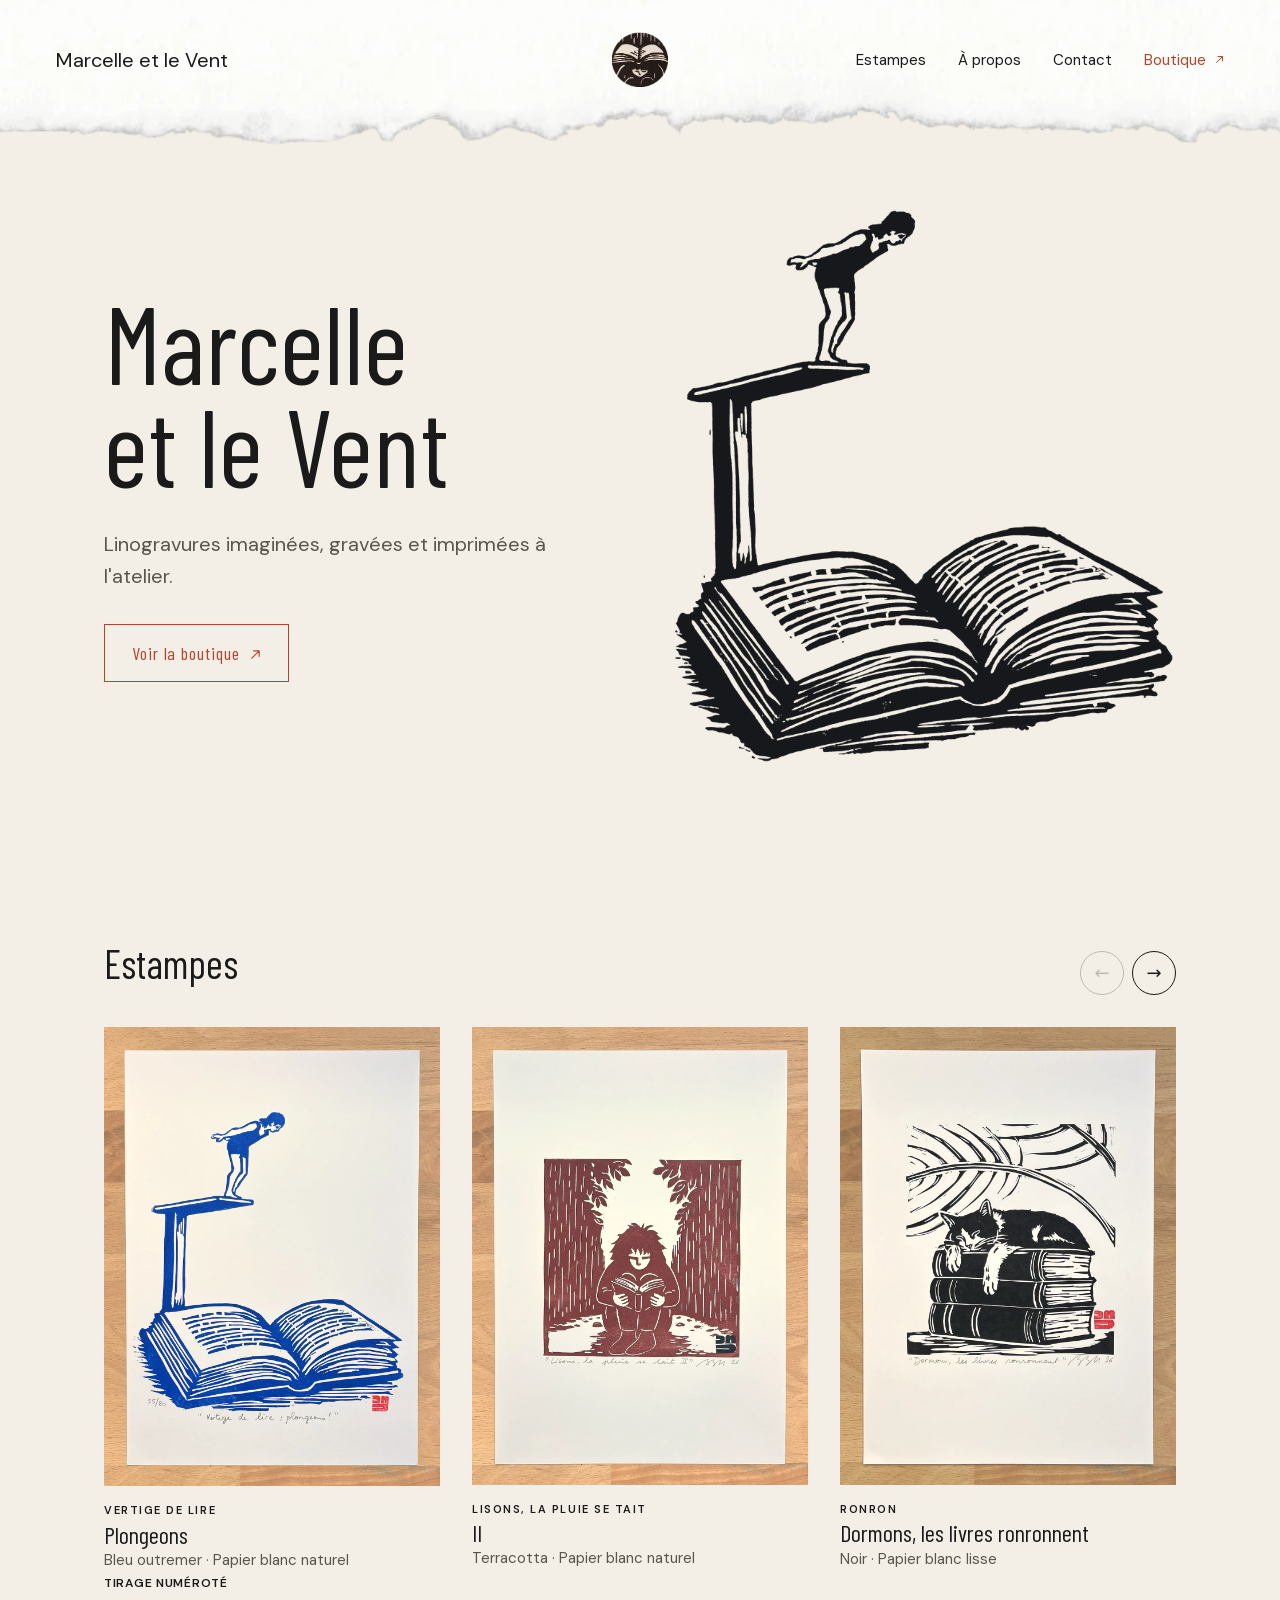
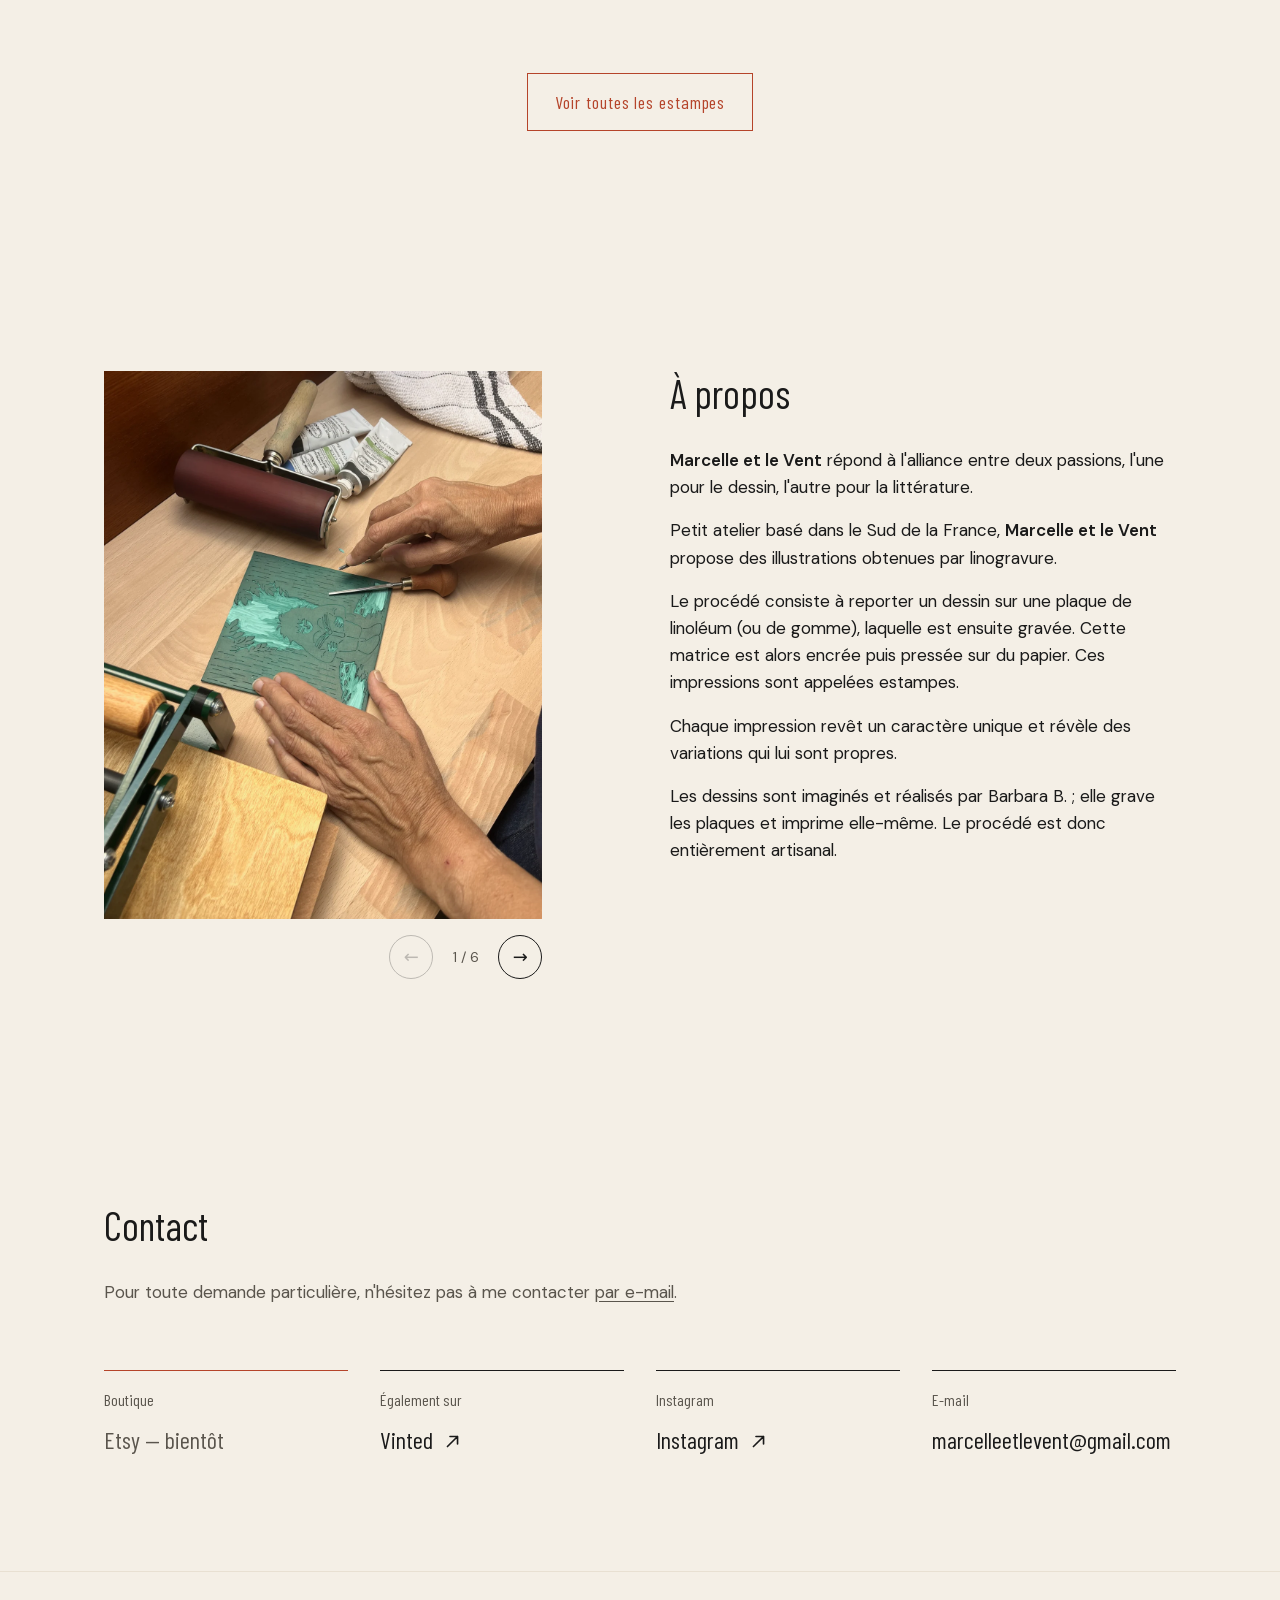
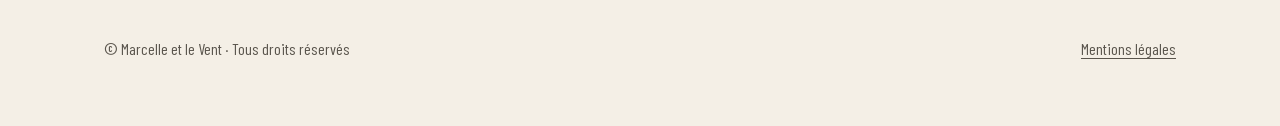
<file: index.html>
<!doctype html>
<html lang="fr">
<head>
  <meta charset="utf-8">
  <meta name="viewport" content="width=device-width, initial-scale=1">
  <!-- Le site n'existe qu'en clair : demande aux navigateurs de ne pas l'assombrir -->
  <meta name="color-scheme" content="only light">
  <title>Marcelle et le Vent - Linogravures artisanales</title>
  <meta name="description" content="Marcelle et le Vent - Linogravures dessinées, gravées et imprimées à l'atelier.">
  <!-- Icônes : onglet du navigateur, écrans haute définition, écran d'accueil iPhone -->
  <link rel="icon" href="favicon.ico" sizes="48x48">
  <link rel="icon" href="images/logo/icone-192.png" type="image/png" sizes="192x192">
  <link rel="apple-touch-icon" href="images/logo/apple-touch-icon.png">
  <link rel="stylesheet" href="css/style.css">
</head>
<body>
  <!-- TODO : lien Etsy — remplacer les href="#" marqués « Etsy » (index.html, estampes.html, mentions-legales.html) -->
  <a class="skip-link" href="#contenu">Aller au contenu</a>

  <header class="site-header">
    <div class="container site-header__inner">
      <a class="site-header__brand" translate="no" href="#accueil">Marcelle et le Vent</a>
      <a class="site-header__logo" href="#accueil"><img src="images/logo/logo.webp" alt="Accueil" width="168" height="165"></a>
      <nav aria-label="Navigation principale">
        <ul class="site-nav">
          <li><a href="estampes.html">Estampes</a></li>
          <li><a href="#a-propos">À propos</a></li>
          <li><a href="#contact">Contact</a></li>
          <li><a class="site-nav__shop" href="#" data-shop>Boutique <span class="icon-external" aria-hidden="true"></span></a></li><!-- Etsy -->
        </ul>
      </nav>
    </div>
  </header>

  <main id="contenu">

    <!-- 1. Accueil -->
    <section id="accueil" class="section hero">
      <div class="container hero__inner">
        <div class="hero__text">
          <h1 class="hero__title" translate="no">Marcelle <span class="hero__title-line">et le Vent</span></h1>
          <p class="hero__lead">Linogravures imaginées, gravées et imprimées à l'atelier.</p>
          <a class="button" href="#" data-shop>Voir la boutique <span class="icon-external" aria-hidden="true"></span></a><!-- Etsy -->
        </div>
        <img class="hero__image" src="images/gallery/image-vitrine-encre.webp" width="1400" height="1550"
             alt="Linogravure « Plongeons » à l'encre noire : une silhouette en maillot de bain, penchée au bout d'un plongeoir, s'apprête à plonger dans un grand livre ouvert.">
      </div>
    </section>

    <!-- 2. Estampes : carrousel d'une sélection (jamais deux versions d'une même estampe côte à côte).
         Un clic sur une estampe l'ouvre dans la visionneuse, avec un lien vers sa collection. -->
    <section id="estampes" class="section" aria-labelledby="estampes-titre" data-carousel-root>
      <div class="container">
        <div class="section-head">
          <h2 id="estampes-titre">Estampes</h2>
          <!-- Flèches : affichées par js/carousel.js (sans JavaScript, on fait défiler à la main) -->
          <div class="carousel__controls" hidden>
            <button class="carousel__button" type="button" data-carousel-prev aria-label="Estampes précédentes">←</button>
            <button class="carousel__button" type="button" data-carousel-next aria-label="Estampes suivantes">→</button>
          </div>
        </div>
        <ul class="carousel" data-carousel aria-label="Sélection d'estampes">
          <li class="print-card">
            <a class="print-card__zoom" href="images/gallery/Plongeons_VertigeDeLire_BleuOutreMer_PapierNaturel_retouche.webp" data-zoom data-collection-href="estampes.html#vertige-de-lire">
              <img src="images/gallery/Plongeons_VertigeDeLire_BleuOutreMer_PapierNaturel_retouche.webp" width="1171" height="1600" loading="lazy" decoding="async"
                   alt="Linogravure « Plongeons », encre bleu outremer sur papier blanc naturel.">
            </a>
            <p class="print-card__collection" translate="no">Vertige de lire</p>
            <h3 class="print-card__title" translate="no">Plongeons</h3>
            <p class="print-card__meta"><span>Bleu outremer</span><span class="print-card__sep"> · </span><span>Papier blanc naturel</span></p>
            <p class="print-card__note">Tirage numéroté</p>
          </li>
          <li class="print-card">
            <a class="print-card__zoom" href="images/gallery/II_LisonsLaPluieSeTait_TerraCotta_PapierNaturel_retouche.webp" data-zoom data-collection-href="estampes.html#lisons-la-pluie-se-tait">
              <img src="images/gallery/II_LisonsLaPluieSeTait_TerraCotta_PapierNaturel_retouche.webp" width="1175" height="1600" loading="lazy" decoding="async"
                   alt="Linogravure « Lisons, la pluie se tait II », encre terracotta sur papier blanc naturel.">
            </a>
            <p class="print-card__collection" translate="no">Lisons, la pluie se tait</p>
            <h3 class="print-card__title" translate="no">II</h3>
            <p class="print-card__meta"><span>Terracotta</span><span class="print-card__sep"> · </span><span>Papier blanc naturel</span></p>
          </li>
          <li class="print-card">
            <a class="print-card__zoom" href="images/gallery/I_Ronron_Noir_PapierLisse_retouche.webp" data-zoom data-collection-href="estampes.html#ronron">
              <img src="images/gallery/I_Ronron_Noir_PapierLisse_retouche.webp" width="1174" height="1600" loading="lazy" decoding="async"
                   alt="Linogravure « Dormons, les livres ronronnent », encre noire sur papier blanc lisse.">
            </a>
            <p class="print-card__collection" translate="no">Ronron</p>
            <h3 class="print-card__title" translate="no">Dormons, les livres ronronnent</h3>
            <p class="print-card__meta"><span>Noir</span><span class="print-card__sep"> · </span><span>Papier blanc lisse</span></p>
          </li>
          <li class="print-card">
            <a class="print-card__zoom" href="images/gallery/MarquePage_Ronron_Bleu_Turquoise_ensemble.webp" data-zoom data-collection-href="estampes.html#marque-pages">
              <img src="images/gallery/MarquePage_Ronron_Bleu_Turquoise_ensemble.webp" width="1172" height="1600" loading="lazy" decoding="async"
                   alt="Les deux marque-pages « Ronron », turquoise et bleu, côte à côte.">
            </a>
            <p class="print-card__collection">Marque-pages</p>
            <h3 class="print-card__title" translate="no">Ronron</h3>
            <p class="print-card__meta"><span>Turquoise</span><span class="print-card__sep"> · </span><span>Bleu</span></p>
          </li>
          <li class="print-card">
            <a class="print-card__zoom" href="images/gallery/I_AuCreuxDunLivre_Bleu_Coton_retouche.webp" data-zoom data-collection-href="estampes.html#au-creux-dun-livre">
              <img src="images/gallery/I_AuCreuxDunLivre_Bleu_Coton_retouche.webp" width="1172" height="1600" loading="lazy" decoding="async"
                   alt="Linogravure « Au creux d'un livre I », encre bleue sur papier coton crème.">
            </a>
            <p class="print-card__collection" translate="no">Au creux d'un livre</p>
            <h3 class="print-card__title" translate="no">I</h3>
            <p class="print-card__meta"><span>Bleu</span><span class="print-card__sep"> · </span><span>Papier coton crème</span></p>
          </li>
          <li class="print-card">
            <a class="print-card__zoom" href="images/gallery/Grimpons_VertigeDeLire_Bleu_PapierNaturel_retouche.webp" data-zoom data-collection-href="estampes.html#vertige-de-lire">
              <img src="images/gallery/Grimpons_VertigeDeLire_Bleu_PapierNaturel_retouche.webp" width="1174" height="1600" loading="lazy" decoding="async"
                   alt="Linogravure « Grimpons », encre bleue sur papier blanc naturel.">
            </a>
            <p class="print-card__collection" translate="no">Vertige de lire</p>
            <h3 class="print-card__title" translate="no">Grimpons</h3>
            <p class="print-card__meta"><span>Bleu</span><span class="print-card__sep"> · </span><span>Papier blanc naturel</span></p>
            <p class="print-card__note">Tirage numéroté</p>
          </li>
          <li class="print-card">
            <a class="print-card__zoom" href="images/gallery/V_LisonsLaPluieSeTait_Noir_PapierNaturel_retouche.webp" data-zoom data-collection-href="estampes.html#lisons-la-pluie-se-tait">
              <img src="images/gallery/V_LisonsLaPluieSeTait_Noir_PapierNaturel_retouche.webp" width="1174" height="1600" loading="lazy" decoding="async"
                   alt="Linogravure « Lisons, la pluie se tait V », encre noire sur papier blanc naturel.">
            </a>
            <p class="print-card__collection" translate="no">Lisons, la pluie se tait</p>
            <h3 class="print-card__title" translate="no">V</h3>
            <p class="print-card__meta"><span>Noir</span><span class="print-card__sep"> · </span><span>Papier blanc naturel</span></p>
          </li>
          <li class="print-card">
            <a class="print-card__zoom" href="images/gallery/II_Ronron_Bleu_PapierNaturel_retouche.webp" data-zoom data-collection-href="estampes.html#ronron">
              <img src="images/gallery/II_Ronron_Bleu_PapierNaturel_retouche.webp" width="1171" height="1600" loading="lazy" decoding="async"
                   alt="Linogravure « Viens ! », encre bleue sur papier blanc naturel.">
            </a>
            <p class="print-card__collection" translate="no">Ronron</p>
            <h3 class="print-card__title" translate="no">Viens&nbsp;!</h3>
            <p class="print-card__meta"><span>Bleu</span><span class="print-card__sep"> · </span><span>Papier blanc naturel</span></p>
            <p class="print-card__note">Tirage numéroté</p>
          </li>
          <li class="print-card">
            <a class="print-card__zoom" href="images/gallery/EntronsLaPluieMurmure_Entrons_Bleu_PapierNaturel_retouche.webp" data-zoom data-collection-href="estampes.html#entrons">
              <img src="images/gallery/EntronsLaPluieMurmure_Entrons_Bleu_PapierNaturel_retouche.webp" width="1174" height="1600" loading="lazy" decoding="async"
                   alt="Linogravure « Entrons, la pluie murmure », encre bleue sur papier blanc naturel.">
            </a>
            <p class="print-card__collection" translate="no">Entrons</p>
            <h3 class="print-card__title" translate="no">Entrons, la pluie murmure</h3>
            <p class="print-card__meta"><span>Bleu</span><span class="print-card__sep"> · </span><span>Papier blanc naturel</span></p>
          </li>
        </ul>
        <p class="gallery__more">
          <a class="button" href="estampes.html">Voir toutes les estampes</a>
        </p>
      </div>
    </section>

    <!-- 3. À propos -->
    <section id="a-propos" class="section" aria-labelledby="a-propos-titre">
      <div class="container about">
        <!-- Photos de l'atelier : carrousel d'une photo à la fois (format 4:5, 1200 × 1500 px) -->
        <div class="about__media" data-carousel-root>
          <ul class="carousel carousel--single" data-carousel aria-label="Photos de l'atelier">
            <li>
              <img class="about__photo" src="images/apropos/APropos_MainGravure_LisonsLaPluieSeTait_13_retouche.webp" width="1200" height="1500" loading="lazy" decoding="async"
                   alt="Gravure d'une plaque de linoléum, entre le rouleau, les encres et la presse.">
            </li>
            <li>
              <img class="about__photo" src="images/apropos/APropos_MainGravure_LisonsLaPluieSeTait_01_retouche.webp" width="1200" height="1500" loading="lazy" decoding="async"
                   alt="Gravure d'une plaque de linoléum à la gouge, à l'atelier.">
            </li>
            <li>
              <img class="about__photo" src="images/apropos/APropos_OutilsLinogravure_Plongeons_02_retouche.webp" width="1200" height="1500" loading="lazy" decoding="async"
                   alt="Outils de linogravure : rouleaux, gouges, spatule, encre et la plaque gravée de « Plongeons ».">
            </li>
            <li>
              <img class="about__photo" src="images/apropos/APropos_DessinPlaqueOutils_AuCreuxDunLivre_07_retouche.webp" width="1200" height="1500" loading="lazy" decoding="async"
                   alt="Dessin d'« Au creux d'un livre », reporté sur la plaque de linoléum, avec crayons et taille-crayon.">
            </li>
            <li>
              <img class="about__photo" src="images/apropos/APropos_CroquisDessins_04_retouche.webp" width="1200" height="1500" loading="lazy" decoding="async"
                   alt="Croquis préparatoires de « Sautons », de la première esquisse au dessin abouti.">
            </li>
            <li>
              <img class="about__photo" src="images/apropos/APropos_CroquisDessins_10_retouche.webp" width="1200" height="1500" loading="lazy" decoding="async"
                   alt="Carnet de croquis posé sur des dessins préparatoires.">
            </li>
          </ul>
          <!-- Flèches et compteur : affichés par js/carousel.js -->
          <div class="carousel__controls about__controls" hidden>
            <button class="carousel__button" type="button" data-carousel-prev aria-label="Photo précédente">←</button>
            <span class="carousel__count" data-carousel-count aria-live="polite"></span>
            <button class="carousel__button" type="button" data-carousel-next aria-label="Photo suivante">→</button>
          </div>
        </div>
        <div class="about__text">
          <h2 id="a-propos-titre">À propos</h2>
          <p><strong translate="no">Marcelle et le Vent</strong> répond à l'alliance entre deux passions, l'une pour le dessin, l'autre pour la littérature.</p>
          <p>Petit atelier basé dans le Sud de la France, <strong translate="no">Marcelle et le Vent</strong> propose des illustrations obtenues par linogravure.</p>
          <p>Le procédé consiste à reporter un dessin sur une plaque de linoléum (ou de gomme), laquelle est ensuite gravée. Cette matrice est alors encrée puis pressée sur du papier. Ces impressions sont appelées estampes.</p>
          <p>Chaque impression revêt un caractère unique et révèle des variations qui lui sont propres.</p>
          <p>Les dessins sont imaginés et réalisés par Barbara B.&nbsp;; elle grave les plaques et imprime elle-même. Le procédé est donc entièrement artisanal.</p>
        </div>
      </div>
    </section>

    <!-- 4. Contact : boutique, Instagram, e-mail -->
    <section id="contact" class="section" aria-labelledby="contact-titre">
      <div class="container">
        <h2 id="contact-titre">Contact</h2>
        <p class="contact__intro">Pour toute demande particulière, n'hésitez pas à me contacter <a href="mailto:marcelleetlevent@gmail.com">par e-mail</a>.</p>
        <ul class="contact-list">
          <li class="contact-list__shop">
            <span class="contact-list__label">Boutique</span>
            <!-- Etsy : à l'ouverture de la boutique, remplacer cette ligne par
            <a href="ADRESSE_ETSY">Etsy <span class="icon-external" aria-hidden="true"></span></a> -->
            <span class="contact-list__soon">Etsy — bientôt</span>
          </li>
          <li>
            <span class="contact-list__label">Également sur</span>
            <a href="https://www.vinted.fr/member/15245684">Vinted <span class="icon-external" aria-hidden="true"></span></a>
          </li>
          <li>
            <span class="contact-list__label">Instagram</span>
            <!-- TODO : lien Instagram -->
            <a href="#">Instagram <span class="icon-external" aria-hidden="true"></span></a>
          </li>
          <li>
            <span class="contact-list__label">E-mail</span>
            <a href="mailto:marcelleetlevent@gmail.com">marcelleetlevent@gmail.com</a>
          </li>
        </ul>
      </div>
    </section>

  </main>

  <footer class="site-footer">
    <div class="container site-footer__inner">
      <p>© <span translate="no">Marcelle et le Vent</span> · Tous droits réservés</p>
      <p><a href="mentions-legales.html">Mentions légales</a></p>
    </div>
  </footer>
  <script src="js/carousel.js" defer></script>
  <script src="js/lightbox.js" defer></script>
  <script src="js/shop.js" defer></script>
</body>
</html>
</file>
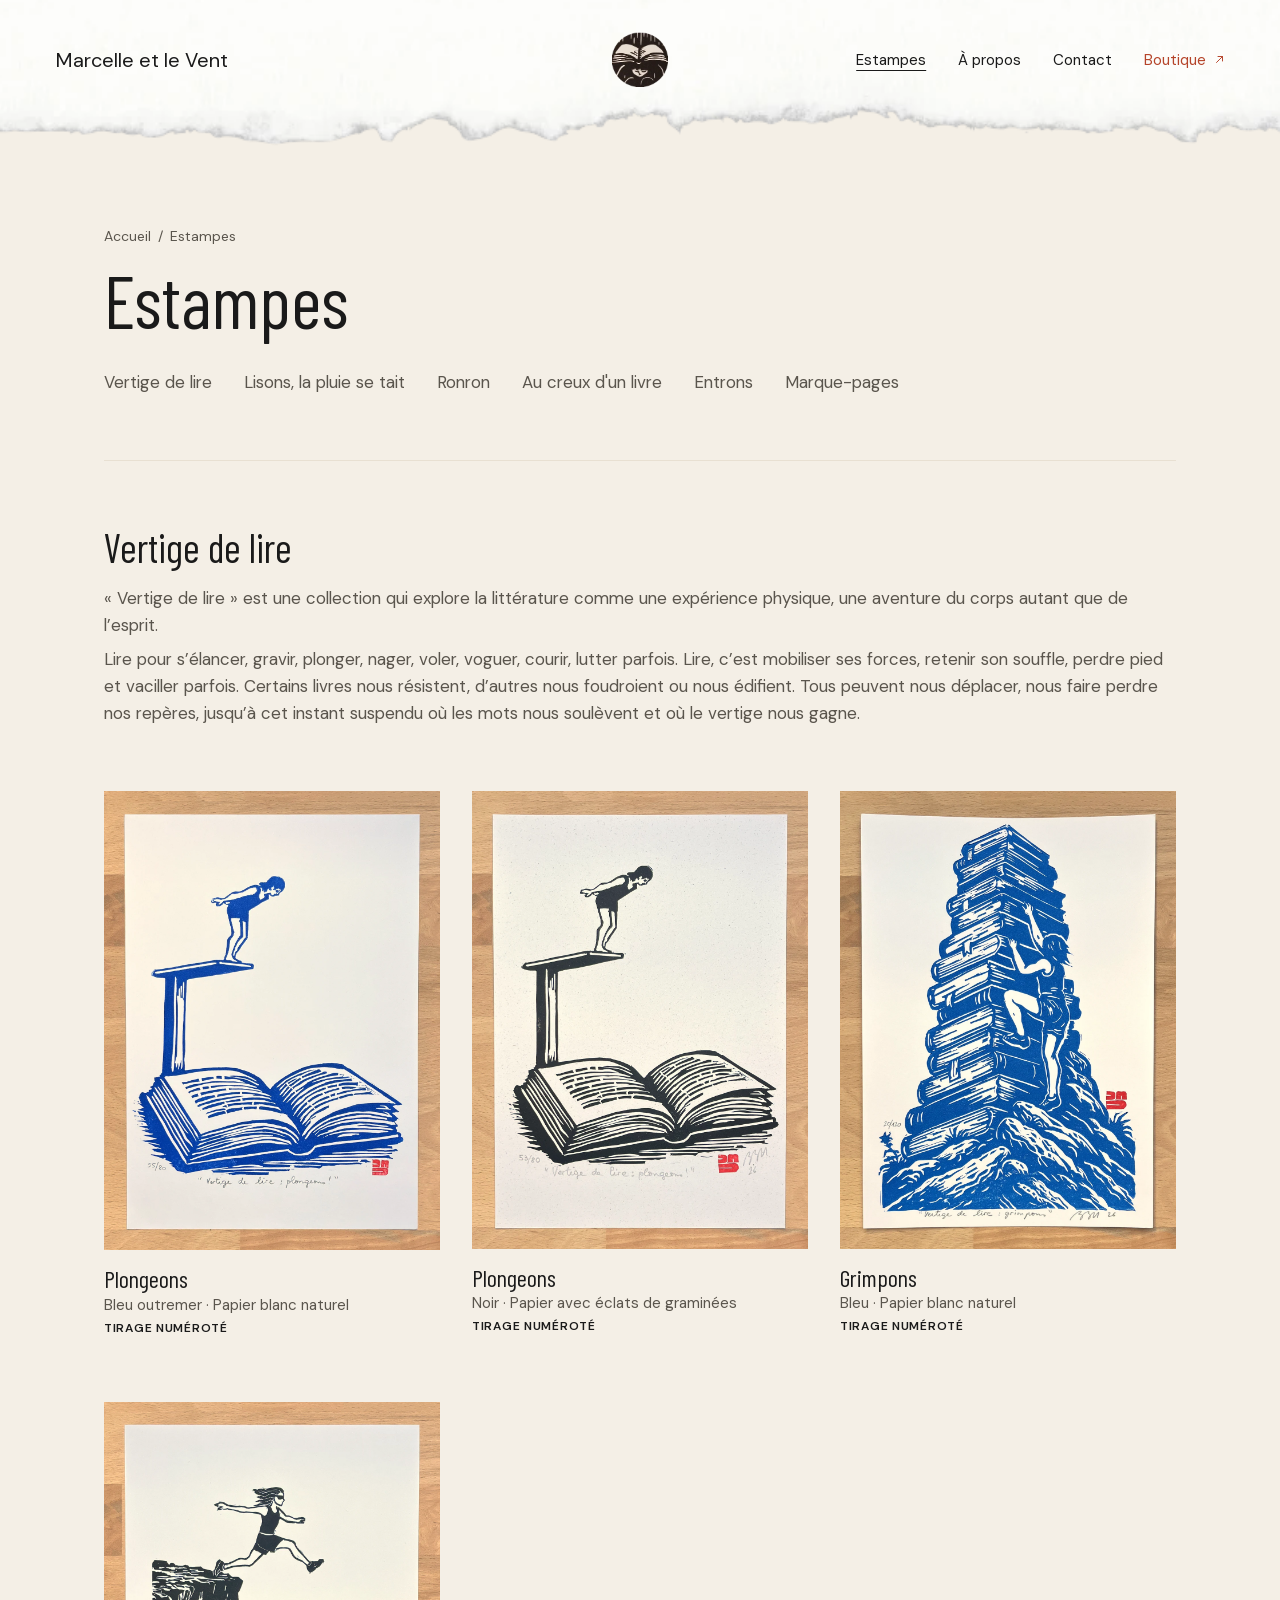
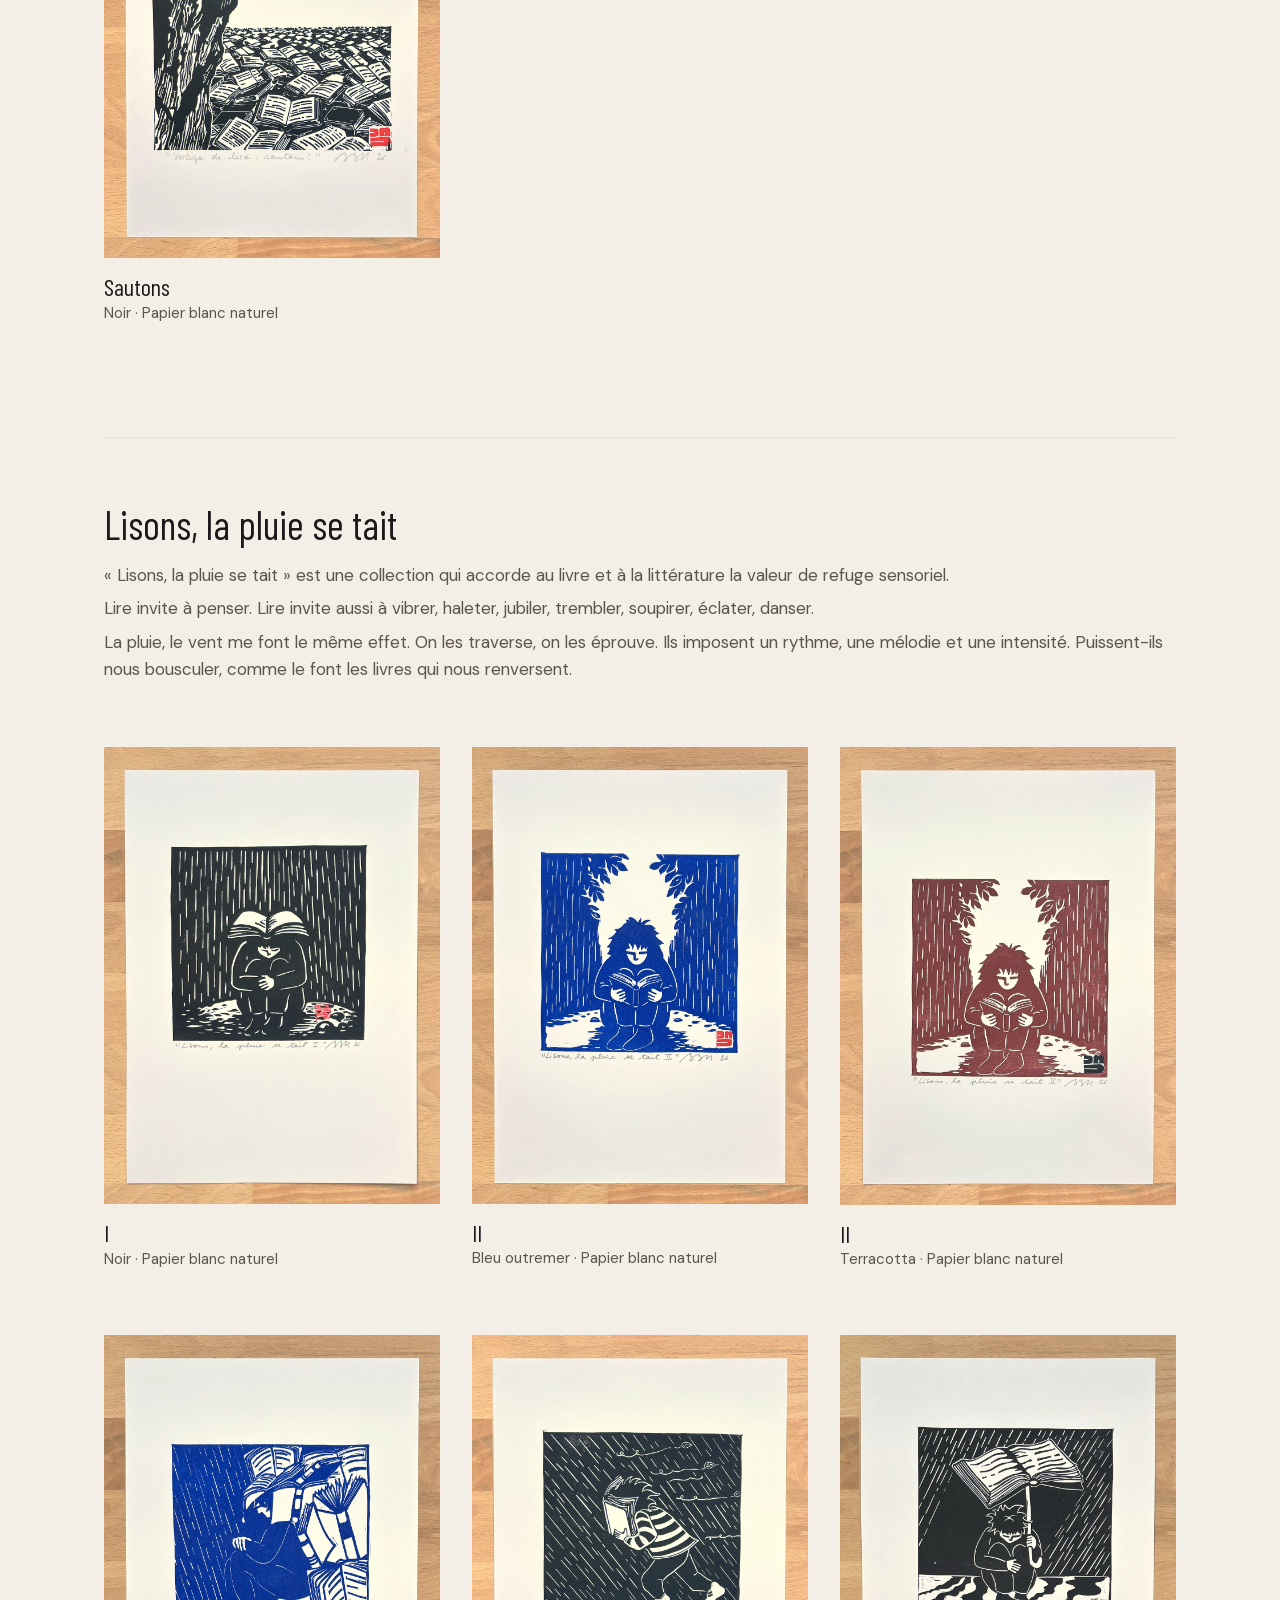
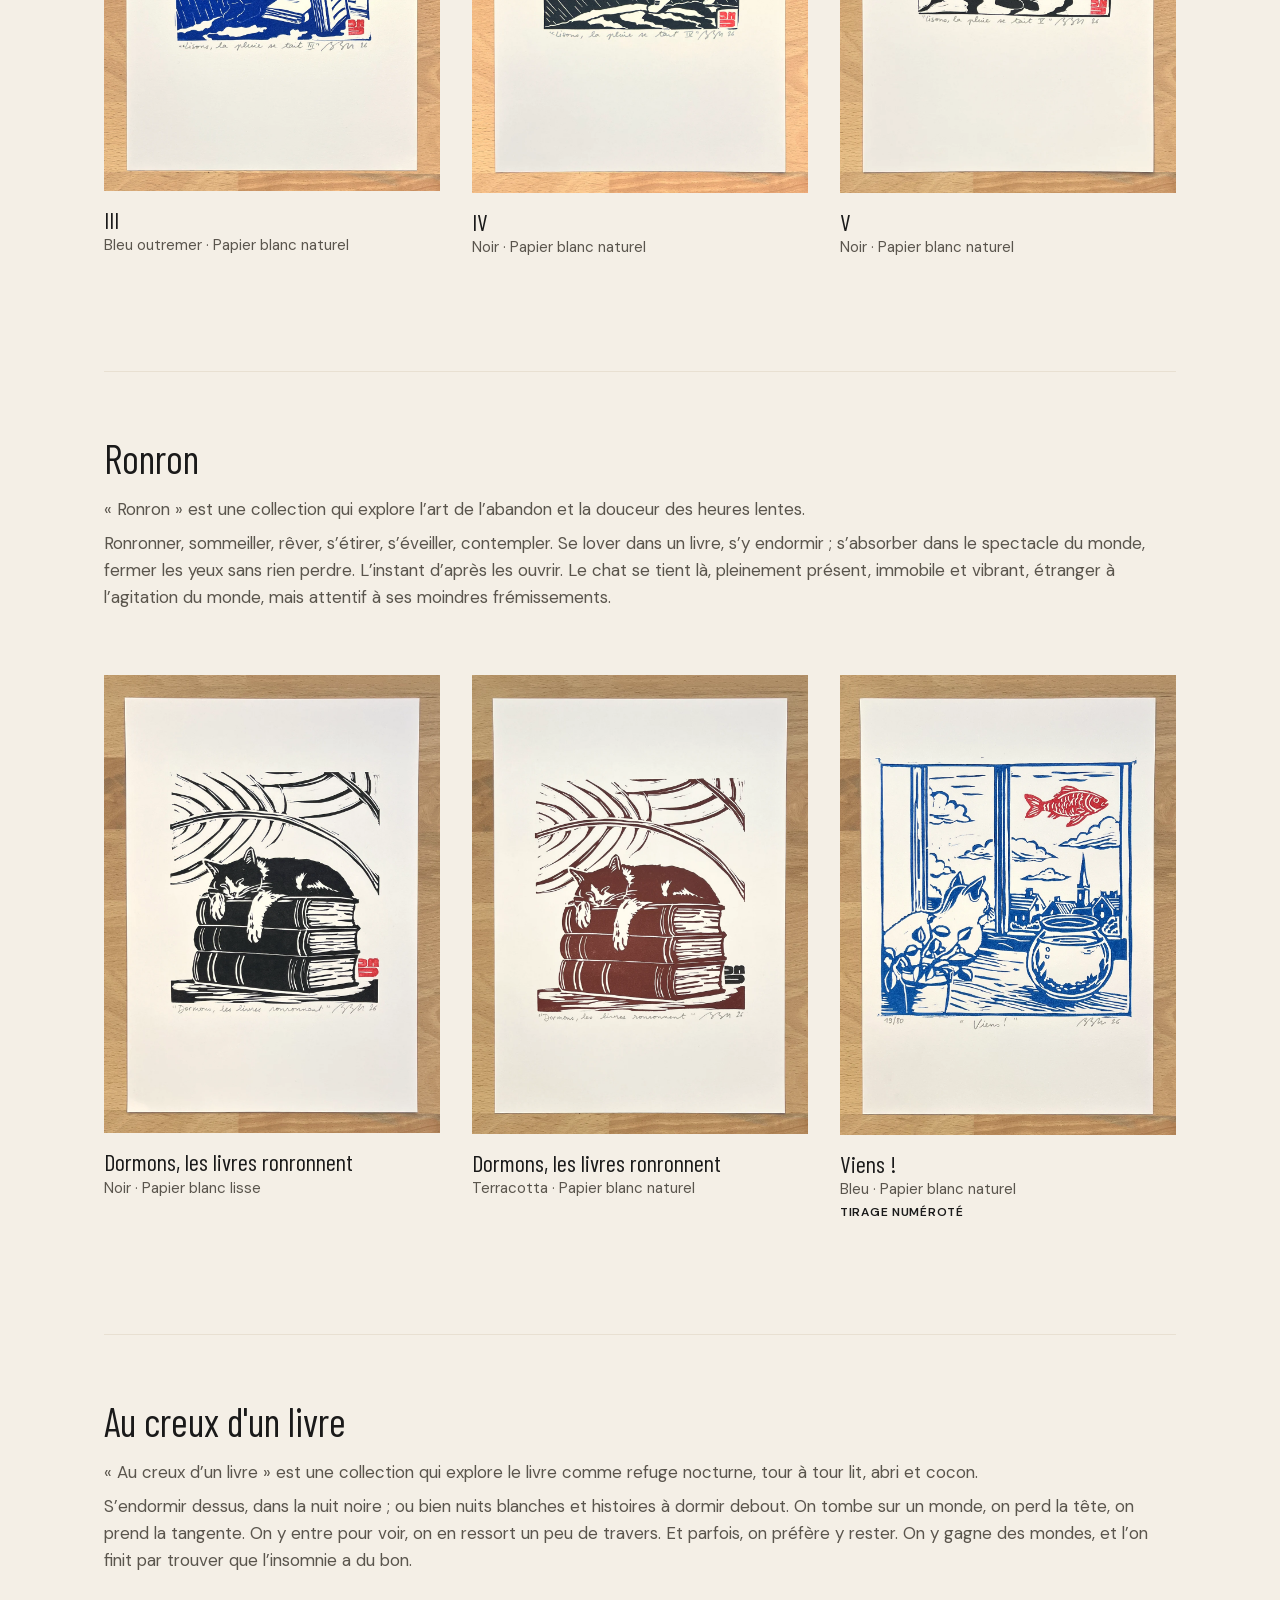
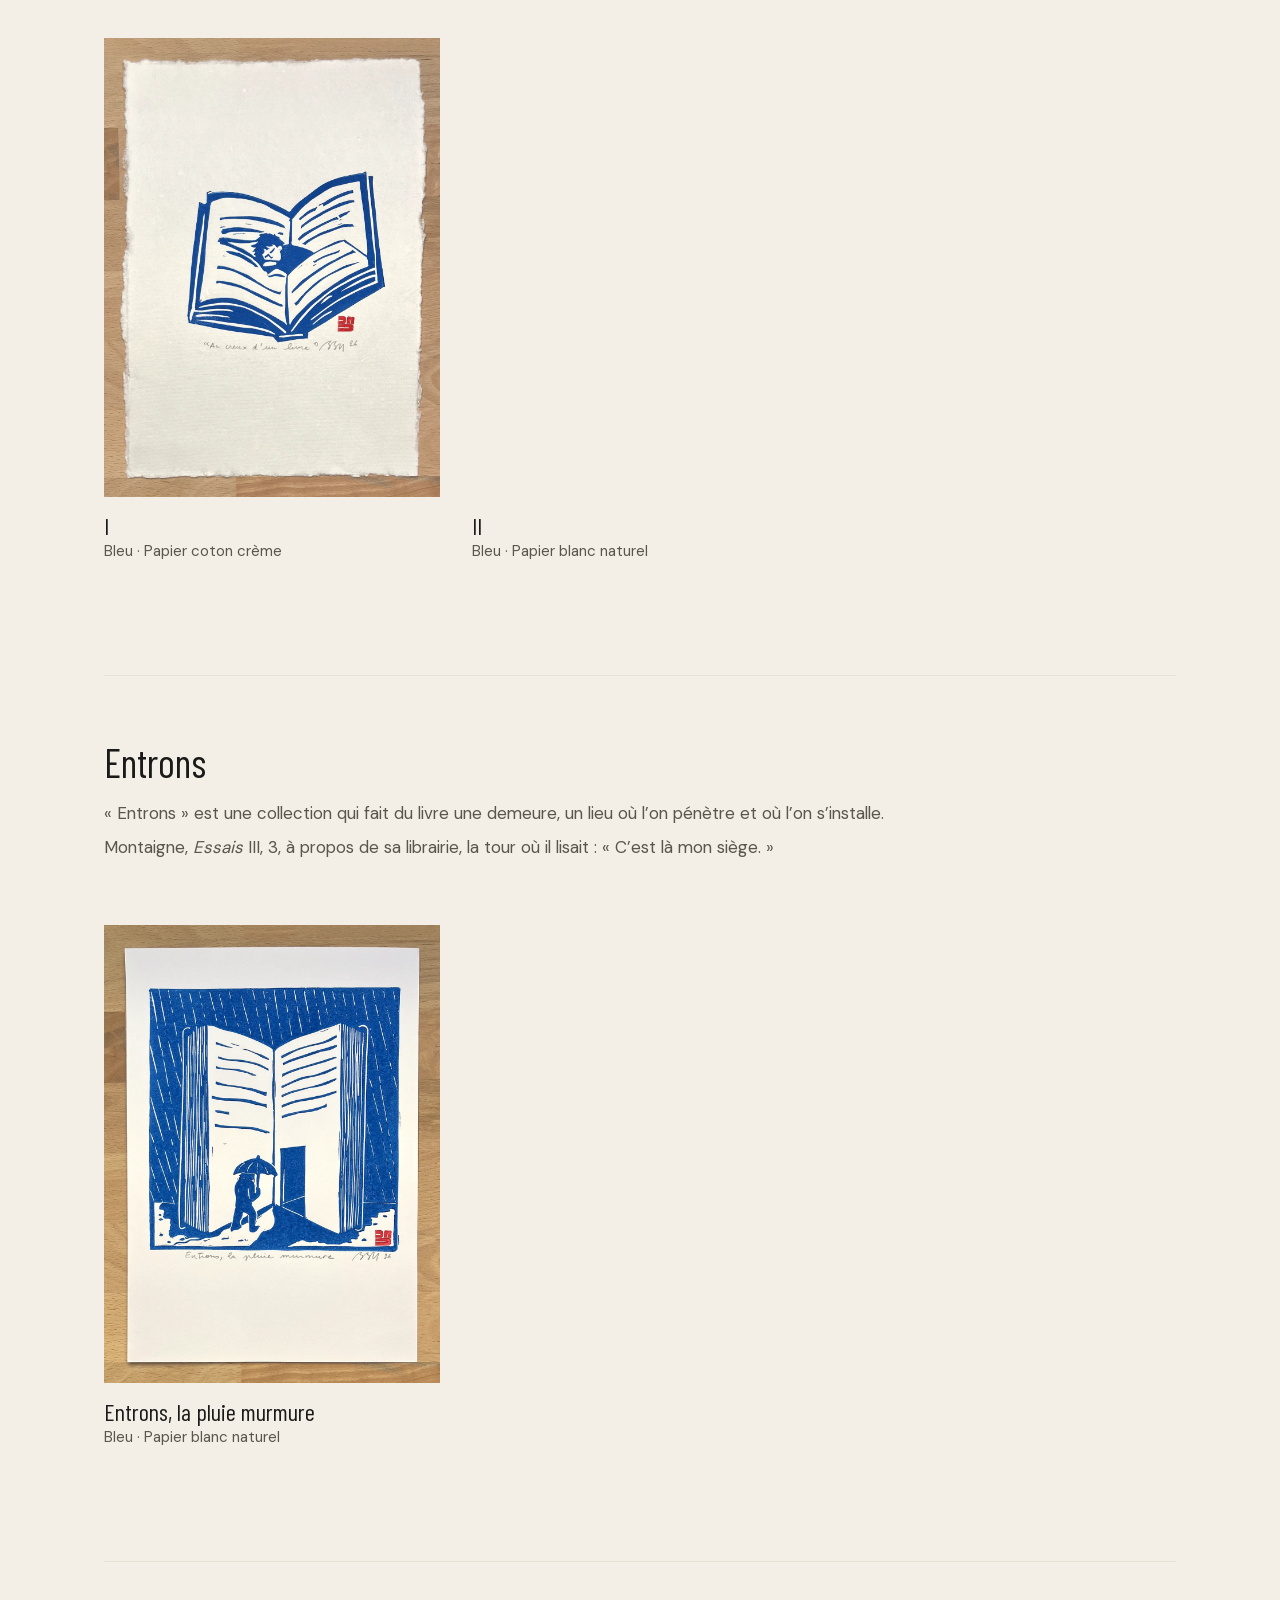
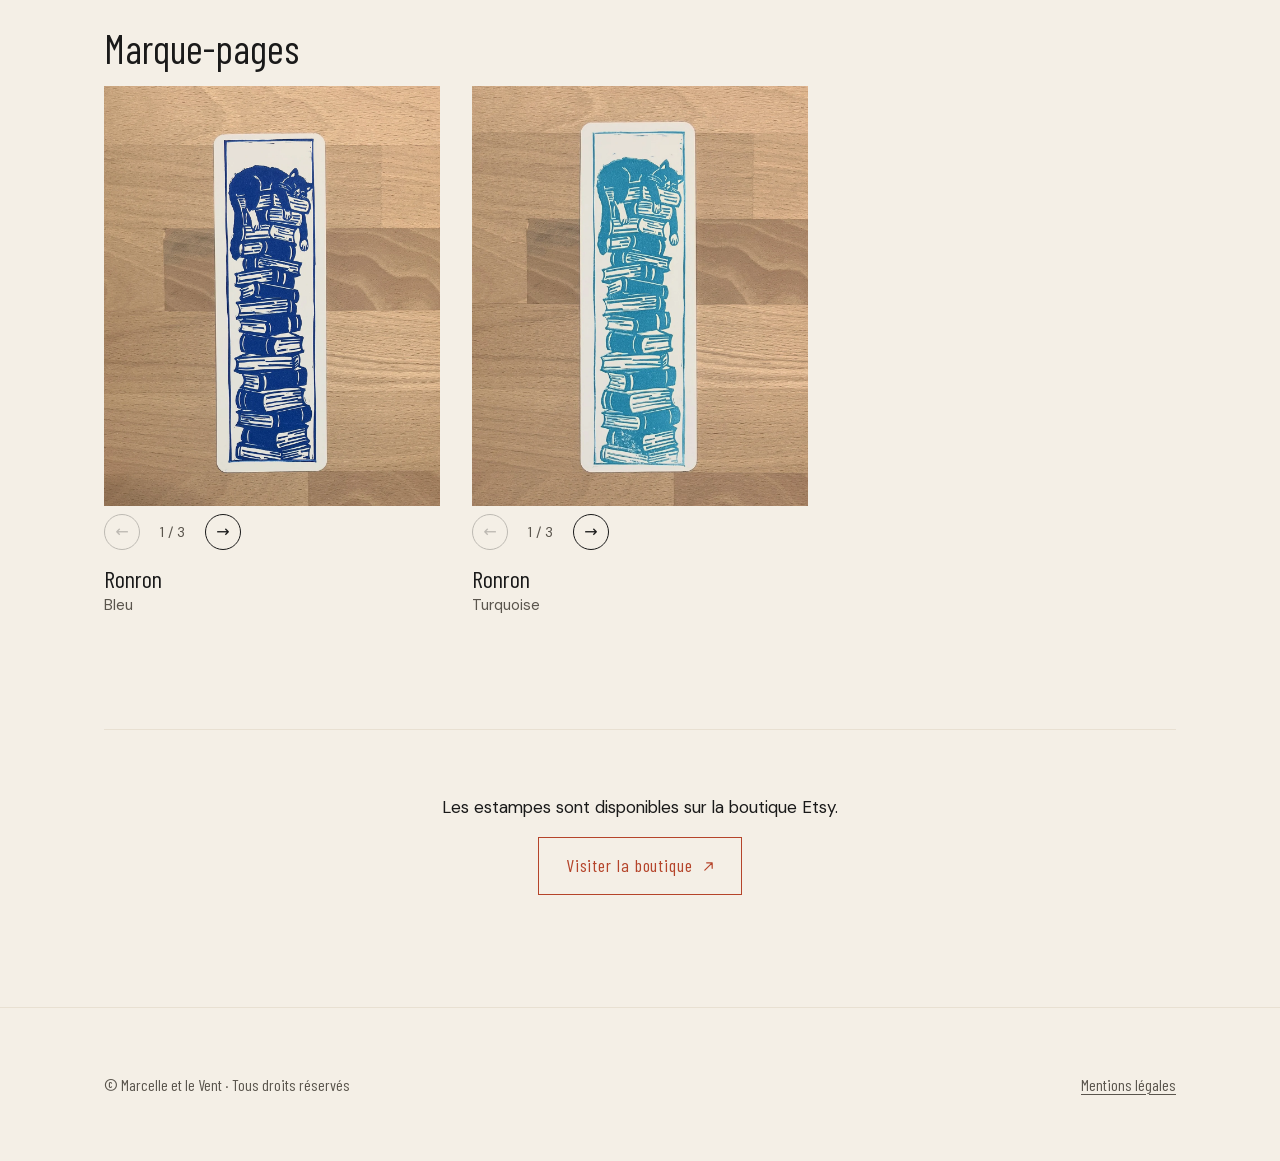
<file: estampes.html>
<!doctype html>
<html lang="fr">
<head>
  <meta charset="utf-8">
  <meta name="viewport" content="width=device-width, initial-scale=1">
  <!-- Le site n'existe qu'en clair : demande aux navigateurs de ne pas l'assombrir -->
  <meta name="color-scheme" content="only light">
  <title>Estampes - Marcelle et le Vent</title>
  <meta name="description" content="Les linogravures de Marcelle et le Vent, présentées par collection.">
  <link rel="icon" href="favicon.ico" sizes="48x48">
  <link rel="icon" href="images/logo/icone-192.png" type="image/png" sizes="192x192">
  <link rel="apple-touch-icon" href="images/logo/apple-touch-icon.png">
  <link rel="stylesheet" href="css/style.css">
</head>
<body>
  <a class="skip-link" href="#contenu">Aller au contenu</a>

  <header class="site-header">
    <div class="container site-header__inner">
      <a class="site-header__brand" translate="no" href="index.html">Marcelle et le Vent</a>
      <a class="site-header__logo" href="index.html"><img src="images/logo/logo.webp" alt="Accueil" width="168" height="165"></a>
      <nav aria-label="Navigation principale">
        <ul class="site-nav">
          <li><a href="estampes.html" aria-current="page">Estampes</a></li>
          <li><a href="index.html#a-propos">À propos</a></li>
          <li><a href="index.html#contact">Contact</a></li>
          <li><a class="site-nav__shop" href="#" data-shop>Boutique <span class="icon-external" aria-hidden="true"></span></a></li><!-- Etsy -->
        </ul>
      </nav>
    </div>
  </header>

  <main id="contenu" class="section section--page">
    <div class="container">
      <nav class="breadcrumb" aria-label="Fil d'Ariane">
        <ol>
          <li><a href="index.html">Accueil</a></li>
          <li aria-current="page">Estampes</li>
        </ol>
      </nav>
      <h1 class="page-title">Estampes</h1>

      <!-- Accès direct à chaque collection -->
      <nav class="collections-nav" aria-label="Collections">
        <ul translate="no">
          <li><a href="#vertige-de-lire">Vertige de lire</a></li>
          <li><a href="#lisons-la-pluie-se-tait">Lisons, la pluie se tait</a></li>
          <li><a href="#ronron">Ronron</a></li>
          <li><a href="#au-creux-dun-livre">Au creux d'un livre</a></li>
          <li><a href="#entrons">Entrons</a></li>
          <li><a href="#marque-pages">Marque-pages</a></li>
        </ul>
      </nav>

      <!--
        Une carte par version (encre / papier). Modèle d'une carte :
        <li class="print-card">
          <a class="print-card__zoom" href="images/gallery/NOM_retouche.webp" data-zoom>
            <img src="images/gallery/NOM_retouche.webp" width="1174" height="1600" loading="lazy" decoding="async"
                 alt="Linogravure « Titre », encre … sur papier ….">
          </a>
          <h3 class="print-card__title" translate="no">Titre</h3>
          <p class="print-card__meta"><span>Encre</span><span class="print-card__sep"> · </span><span>Papier</span></p>
          <p class="print-card__note">Tirage numéroté</p>   (facultatif)
        </li>
      -->

      <section id="vertige-de-lire" class="collection" aria-labelledby="vertige-de-lire-titre">
        <h2 id="vertige-de-lire-titre" translate="no">Vertige de lire</h2>
        <div class="collection__intro">
          <p>« <span translate="no">Vertige de lire</span> » est une collection qui explore la littérature comme une expérience physique, une aventure du corps autant que de l’esprit.</p>
          <p>Lire pour s’élancer, gravir, plonger, nager, voler, voguer, courir, lutter parfois. Lire, c’est mobiliser ses forces, retenir son souffle, perdre pied et vaciller parfois. Certains livres nous résistent, d’autres nous foudroient ou nous édifient. Tous peuvent nous déplacer, nous faire perdre nos repères, jusqu’à cet instant suspendu où les mots nous soulèvent et où le vertige nous gagne.</p>
        </div>
        <ul class="print-grid">
          <li class="print-card">
            <a class="print-card__zoom" href="images/gallery/Plongeons_VertigeDeLire_BleuOutreMer_PapierNaturel_retouche.webp" data-zoom>
              <img src="images/gallery/Plongeons_VertigeDeLire_BleuOutreMer_PapierNaturel_retouche.webp" width="1171" height="1600" loading="lazy" decoding="async"
                   alt="Linogravure « Plongeons », encre bleu outremer sur papier blanc naturel.">
            </a>
            <h3 class="print-card__title" translate="no">Plongeons</h3>
            <p class="print-card__meta"><span>Bleu outremer</span><span class="print-card__sep"> · </span><span>Papier blanc naturel</span></p>
            <p class="print-card__note">Tirage numéroté</p>
          </li>
          <li class="print-card">
            <a class="print-card__zoom" href="images/gallery/Plongeons_VertigeDeLire_Noir_PapierGraminees_retouche.webp" data-zoom>
              <img src="images/gallery/Plongeons_VertigeDeLire_Noir_PapierGraminees_retouche.webp" width="1175" height="1600" loading="lazy" decoding="async"
                   alt="Linogravure « Plongeons », encre noire sur papier avec éclats de graminées.">
            </a>
            <h3 class="print-card__title" translate="no">Plongeons</h3>
            <p class="print-card__meta"><span>Noir</span><span class="print-card__sep"> · </span><span>Papier avec éclats de graminées</span></p>
            <p class="print-card__note">Tirage numéroté</p>
          </li>
          <li class="print-card">
            <a class="print-card__zoom" href="images/gallery/Grimpons_VertigeDeLire_Bleu_PapierNaturel_retouche.webp" data-zoom>
              <img src="images/gallery/Grimpons_VertigeDeLire_Bleu_PapierNaturel_retouche.webp" width="1174" height="1600" loading="lazy" decoding="async"
                   alt="Linogravure « Grimpons », encre bleue sur papier blanc naturel.">
            </a>
            <h3 class="print-card__title" translate="no">Grimpons</h3>
            <p class="print-card__meta"><span>Bleu</span><span class="print-card__sep"> · </span><span>Papier blanc naturel</span></p>
            <p class="print-card__note">Tirage numéroté</p>
          </li>
          <li class="print-card">
            <a class="print-card__zoom" href="images/gallery/Sautons_VertigeDeLire_Noir_PapierNaturel_retouche.webp" data-zoom>
              <img src="images/gallery/Sautons_VertigeDeLire_Noir_PapierNaturel_retouche.webp" width="1178" height="1600" loading="lazy" decoding="async"
                   alt="Linogravure « Sautons », encre noire sur papier blanc naturel.">
            </a>
            <h3 class="print-card__title" translate="no">Sautons</h3>
            <p class="print-card__meta"><span>Noir</span><span class="print-card__sep"> · </span><span>Papier blanc naturel</span></p>
          </li>
        </ul>
      </section>

      <section id="lisons-la-pluie-se-tait" class="collection" aria-labelledby="lisons-titre">
        <h2 id="lisons-titre" translate="no">Lisons, la pluie se tait</h2>
        <div class="collection__intro">
          <p>« <span translate="no">Lisons, la pluie se tait</span> » est une collection qui accorde au livre et à la littérature la valeur de refuge sensoriel.</p>
          <p>Lire invite à penser. Lire invite aussi à vibrer, haleter, jubiler, trembler, soupirer, éclater, danser.</p>
          <p>La pluie, le vent me font le même effet. On les traverse, on les éprouve. Ils imposent un rythme, une mélodie et une intensité. Puissent-ils nous bousculer, comme le font les livres qui nous renversent.</p>
        </div>
        <ul class="print-grid">
          <li class="print-card">
            <a class="print-card__zoom" href="images/gallery/I_LisonsLaPluieSeTait_Noir_PapierNaturel_retouche.webp" data-zoom>
              <img src="images/gallery/I_LisonsLaPluieSeTait_Noir_PapierNaturel_retouche.webp" width="1176" height="1600" loading="lazy" decoding="async"
                   alt="Linogravure « Lisons, la pluie se tait I », encre noire sur papier blanc naturel.">
            </a>
            <h3 class="print-card__title" translate="no">I</h3>
            <p class="print-card__meta"><span>Noir</span><span class="print-card__sep"> · </span><span>Papier blanc naturel</span></p>
          </li>
          <li class="print-card">
            <a class="print-card__zoom" href="images/gallery/II_LisonsLaPluieSeTait_BleuOutreMer_PapierNaturel_retouche.webp" data-zoom>
              <img src="images/gallery/II_LisonsLaPluieSeTait_BleuOutreMer_PapierNaturel_retouche.webp" width="1177" height="1600" loading="lazy" decoding="async"
                   alt="Linogravure « Lisons, la pluie se tait II », encre bleu outremer sur papier blanc naturel.">
            </a>
            <h3 class="print-card__title" translate="no">II</h3>
            <p class="print-card__meta"><span>Bleu outremer</span><span class="print-card__sep"> · </span><span>Papier blanc naturel</span></p>
          </li>
          <li class="print-card">
            <a class="print-card__zoom" href="images/gallery/II_LisonsLaPluieSeTait_TerraCotta_PapierNaturel_retouche.webp" data-zoom>
              <img src="images/gallery/II_LisonsLaPluieSeTait_TerraCotta_PapierNaturel_retouche.webp" width="1175" height="1600" loading="lazy" decoding="async"
                   alt="Linogravure « Lisons, la pluie se tait II », encre terracotta sur papier blanc naturel.">
            </a>
            <h3 class="print-card__title" translate="no">II</h3>
            <p class="print-card__meta"><span>Terracotta</span><span class="print-card__sep"> · </span><span>Papier blanc naturel</span></p>
          </li>
          <li class="print-card">
            <a class="print-card__zoom" href="images/gallery/III_LisonsLaPluieSeTait_BleuOutreMer_PapierNaturel_retouche.webp" data-zoom>
              <img src="images/gallery/III_LisonsLaPluieSeTait_BleuOutreMer_PapierNaturel_retouche.webp" width="1179" height="1600" loading="lazy" decoding="async"
                   alt="Linogravure « Lisons, la pluie se tait III », encre bleu outremer sur papier blanc naturel.">
            </a>
            <h3 class="print-card__title" translate="no">III</h3>
            <p class="print-card__meta"><span>Bleu outremer</span><span class="print-card__sep"> · </span><span>Papier blanc naturel</span></p>
          </li>
          <li class="print-card">
            <a class="print-card__zoom" href="images/gallery/IV_LisonsLaPluieSeTait_Noir_PapierNaturel_retouche.webp" data-zoom>
              <img src="images/gallery/IV_LisonsLaPluieSeTait_Noir_PapierNaturel_retouche.webp" width="1174" height="1600" loading="lazy" decoding="async"
                   alt="Linogravure « Lisons, la pluie se tait IV », encre noire sur papier blanc naturel.">
            </a>
            <h3 class="print-card__title" translate="no">IV</h3>
            <p class="print-card__meta"><span>Noir</span><span class="print-card__sep"> · </span><span>Papier blanc naturel</span></p>
          </li>
          <li class="print-card">
            <a class="print-card__zoom" href="images/gallery/V_LisonsLaPluieSeTait_Noir_PapierNaturel_retouche.webp" data-zoom>
              <img src="images/gallery/V_LisonsLaPluieSeTait_Noir_PapierNaturel_retouche.webp" width="1174" height="1600" loading="lazy" decoding="async"
                   alt="Linogravure « Lisons, la pluie se tait V », encre noire sur papier blanc naturel.">
            </a>
            <h3 class="print-card__title" translate="no">V</h3>
            <p class="print-card__meta"><span>Noir</span><span class="print-card__sep"> · </span><span>Papier blanc naturel</span></p>
          </li>
        </ul>
      </section>

      <section id="ronron" class="collection" aria-labelledby="ronron-titre">
        <h2 id="ronron-titre" translate="no">Ronron</h2>
        <div class="collection__intro">
          <p>« <span translate="no">Ronron</span> » est une collection qui explore l’art de l’abandon et la douceur des heures lentes.</p>
          <p>Ronronner, sommeiller, rêver, s’étirer, s’éveiller, contempler. Se lover dans un livre, s’y endormir ; s’absorber dans le spectacle du monde, fermer les yeux sans rien perdre. L’instant d’après les ouvrir. Le chat se tient là, pleinement présent, immobile et vibrant, étranger à l’agitation du monde, mais attentif à ses moindres frémissements.</p>
        </div>
        <ul class="print-grid">
          <li class="print-card">
            <a class="print-card__zoom" href="images/gallery/I_Ronron_Noir_PapierLisse_retouche.webp" data-zoom>
              <img src="images/gallery/I_Ronron_Noir_PapierLisse_retouche.webp" width="1174" height="1600" loading="lazy" decoding="async"
                   alt="Linogravure « Dormons, les livres ronronnent », encre noire sur papier blanc lisse.">
            </a>
            <h3 class="print-card__title" translate="no">Dormons, les livres ronronnent</h3>
            <p class="print-card__meta"><span>Noir</span><span class="print-card__sep"> · </span><span>Papier blanc lisse</span></p>
          </li>
          <li class="print-card">
            <a class="print-card__zoom" href="images/gallery/I_Ronron_TerraCotta_PapierNaturel_retouche.webp" data-zoom>
              <img src="images/gallery/I_Ronron_TerraCotta_PapierNaturel_retouche.webp" width="1172" height="1600" loading="lazy" decoding="async"
                   alt="Linogravure « Dormons, les livres ronronnent », encre terracotta sur papier blanc naturel.">
            </a>
            <h3 class="print-card__title" translate="no">Dormons, les livres ronronnent</h3>
            <p class="print-card__meta"><span>Terracotta</span><span class="print-card__sep"> · </span><span>Papier blanc naturel</span></p>
          </li>
          <li class="print-card">
            <a class="print-card__zoom" href="images/gallery/II_Ronron_Bleu_PapierNaturel_retouche.webp" data-zoom>
              <img src="images/gallery/II_Ronron_Bleu_PapierNaturel_retouche.webp" width="1171" height="1600" loading="lazy" decoding="async"
                   alt="Linogravure « Viens ! », encre bleue sur papier blanc naturel.">
            </a>
            <h3 class="print-card__title" translate="no">Viens&nbsp;!</h3>
            <p class="print-card__meta"><span>Bleu</span><span class="print-card__sep"> · </span><span>Papier blanc naturel</span></p>
            <p class="print-card__note">Tirage numéroté</p>
          </li>
        </ul>
      </section>

      <section id="au-creux-dun-livre" class="collection" aria-labelledby="au-creux-titre">
        <h2 id="au-creux-titre" translate="no">Au creux d'un livre</h2>
        <div class="collection__intro">
          <p>« <span translate="no">Au creux d’un livre</span> » est une collection qui explore le livre comme refuge nocturne, tour à tour lit, abri et cocon.</p>
          <p>S’endormir dessus, dans la nuit noire ; ou bien nuits blanches et histoires à dormir debout. On tombe sur un monde, on perd la tête, on prend la tangente. On y entre pour voir, on en ressort un peu de travers. Et parfois, on préfère y rester. On y gagne des mondes, et l’on finit par trouver que l’insomnie a du bon.</p>
        </div>
        <ul class="print-grid">
          <li class="print-card">
            <a class="print-card__zoom" href="images/gallery/I_AuCreuxDunLivre_Bleu_Coton_retouche.webp" data-zoom>
              <img src="images/gallery/I_AuCreuxDunLivre_Bleu_Coton_retouche.webp" width="1172" height="1600" loading="lazy" decoding="async"
                   alt="Linogravure « Au creux d'un livre I », encre bleue sur papier coton crème.">
            </a>
            <h3 class="print-card__title" translate="no">I</h3>
            <p class="print-card__meta"><span>Bleu</span><span class="print-card__sep"> · </span><span>Papier coton crème</span></p>
          </li>
          <li class="print-card">
            <a class="print-card__zoom" href="images/gallery/II_AuCreuxDunLivre_Bleu_PapierNaturel_retouche.webp" data-zoom>
              <img src="images/gallery/II_AuCreuxDunLivre_Bleu_PapierNaturel_retouche.webp" width="1172" height="1600" loading="lazy" decoding="async"
                   alt="Linogravure « Au creux d'un livre II », encre bleue sur papier blanc naturel.">
            </a>
            <h3 class="print-card__title" translate="no">II</h3>
            <p class="print-card__meta"><span>Bleu</span><span class="print-card__sep"> · </span><span>Papier blanc naturel</span></p>
          </li>
        </ul>
      </section>

      <section id="entrons" class="collection" aria-labelledby="entrons-titre">
        <h2 id="entrons-titre" translate="no">Entrons</h2>
        <div class="collection__intro">
          <p>« <span translate="no">Entrons</span> » est une collection qui fait du livre une demeure, un lieu où l’on pénètre et où l’on s’installe.</p>
          <p>Montaigne, <cite>Essais</cite> III, 3, à propos de sa librairie, la tour où il lisait : « C’est là mon siège. »</p>
        </div>
        <ul class="print-grid">
          <li class="print-card">
            <a class="print-card__zoom" href="images/gallery/EntronsLaPluieMurmure_Entrons_Bleu_PapierNaturel_retouche.webp" data-zoom>
              <img src="images/gallery/EntronsLaPluieMurmure_Entrons_Bleu_PapierNaturel_retouche.webp" width="1174" height="1600" loading="lazy" decoding="async"
                   alt="Linogravure « Entrons, la pluie murmure », encre bleue sur papier blanc naturel.">
            </a>
            <h3 class="print-card__title" translate="no">Entrons, la pluie murmure</h3>
            <p class="print-card__meta"><span>Bleu</span><span class="print-card__sep"> · </span><span>Papier blanc naturel</span></p>
          </li>
        </ul>
      </section>

      <!--
        Marque-pages : une carte par couleur, avec plusieurs photos qui défilent
        (carrousel d'une photo à la fois, format 4:5, 1200 × 1500 px).
        Chaque photo s'ouvre aussi en grand dans la visionneuse.
      -->
      <section id="marque-pages" class="collection" aria-labelledby="marque-pages-titre">
        <h2 id="marque-pages-titre">Marque-pages</h2>
        <ul class="print-grid">
          <li class="print-card" data-carousel-root>
            <ul class="carousel carousel--single print-card__carousel" data-carousel aria-label="Photos du marque-page Ronron bleu">
              <li>
                <a class="print-card__zoom" href="images/gallery/MarquePage_Ronron_Bleu_1_dessus.webp" data-zoom>
                  <img src="images/gallery/MarquePage_Ronron_Bleu_1_dessus.webp" width="1200" height="1500" loading="lazy" decoding="async"
                       alt="Marque-page « Ronron », encre bleue : un chat endormi sur une pile de livres.">
                </a>
              </li>
              <li>
                <a class="print-card__zoom" href="images/gallery/MarquePage_Ronron_Bleu_2_mise-en-scene.webp" data-zoom>
                  <img src="images/gallery/MarquePage_Ronron_Bleu_2_mise-en-scene.webp" width="1200" height="1500" loading="lazy" decoding="async"
                       alt="Marque-page « Ronron » bleu glissé dans un livre.">
                </a>
              </li>
              <li>
                <a class="print-card__zoom" href="images/gallery/MarquePage_Ronron_Bleu_3_detail-1.webp" data-zoom>
                  <img src="images/gallery/MarquePage_Ronron_Bleu_3_detail-1.webp" width="903" height="1129" loading="lazy" decoding="async"
                       alt="Détail du marque-page « Ronron » bleu dépassant d'un livre : le chat endormi.">
                </a>
              </li>
            </ul>
            <!-- Flèches et compteur : affichés par js/carousel.js -->
            <div class="carousel__controls print-card__controls" hidden>
              <button class="carousel__button" type="button" data-carousel-prev aria-label="Photo précédente">←</button>
              <span class="carousel__count" data-carousel-count aria-live="polite"></span>
              <button class="carousel__button" type="button" data-carousel-next aria-label="Photo suivante">→</button>
            </div>
            <h3 class="print-card__title" translate="no">Ronron</h3>
            <p class="print-card__meta"><span>Bleu</span></p>
          </li>
          <li class="print-card" data-carousel-root>
            <ul class="carousel carousel--single print-card__carousel" data-carousel aria-label="Photos du marque-page Ronron turquoise">
              <li>
                <a class="print-card__zoom" href="images/gallery/MarquePage_Ronron_Turquoise_1_dessus.webp" data-zoom>
                  <img src="images/gallery/MarquePage_Ronron_Turquoise_1_dessus.webp" width="1200" height="1500" loading="lazy" decoding="async"
                       alt="Marque-page « Ronron », encre turquoise : un chat endormi sur une pile de livres.">
                </a>
              </li>
              <li>
                <a class="print-card__zoom" href="images/gallery/MarquePage_Ronron_Turquoise_2_mise-en-scene.webp" data-zoom>
                  <img src="images/gallery/MarquePage_Ronron_Turquoise_2_mise-en-scene.webp" width="1200" height="1500" loading="lazy" decoding="async"
                       alt="Marque-page « Ronron » turquoise glissé dans un livre.">
                </a>
              </li>
              <li>
                <a class="print-card__zoom" href="images/gallery/MarquePage_Ronron_Turquoise_3_detail-1.webp" data-zoom>
                  <img src="images/gallery/MarquePage_Ronron_Turquoise_3_detail-1.webp" width="986" height="1232" loading="lazy" decoding="async"
                       alt="Détail du marque-page « Ronron » turquoise dépassant d'un livre : le chat endormi.">
                </a>
              </li>
            </ul>
            <div class="carousel__controls print-card__controls" hidden>
              <button class="carousel__button" type="button" data-carousel-prev aria-label="Photo précédente">←</button>
              <span class="carousel__count" data-carousel-count aria-live="polite"></span>
              <button class="carousel__button" type="button" data-carousel-next aria-label="Photo suivante">→</button>
            </div>
            <h3 class="print-card__title" translate="no">Ronron</h3>
            <p class="print-card__meta"><span>Turquoise</span></p>
          </li>
        </ul>
      </section>

      <!-- Vers la boutique -->
      <aside class="shop-cta">
        <p>Les estampes sont disponibles sur la boutique Etsy.</p>
        <a class="button" href="#" data-shop>Visiter la boutique <span class="icon-external" aria-hidden="true"></span></a><!-- Etsy -->
      </aside>
    </div>
  </main>

  <footer class="site-footer">
    <div class="container site-footer__inner">
      <p>© <span translate="no">Marcelle et le Vent</span> · Tous droits réservés</p>
      <p><a href="mentions-legales.html">Mentions légales</a></p>
    </div>
  </footer>
  <script src="js/carousel.js" defer></script>
  <script src="js/lightbox.js" defer></script>
  <script src="js/shop.js" defer></script>
</body>
</html>
</file>
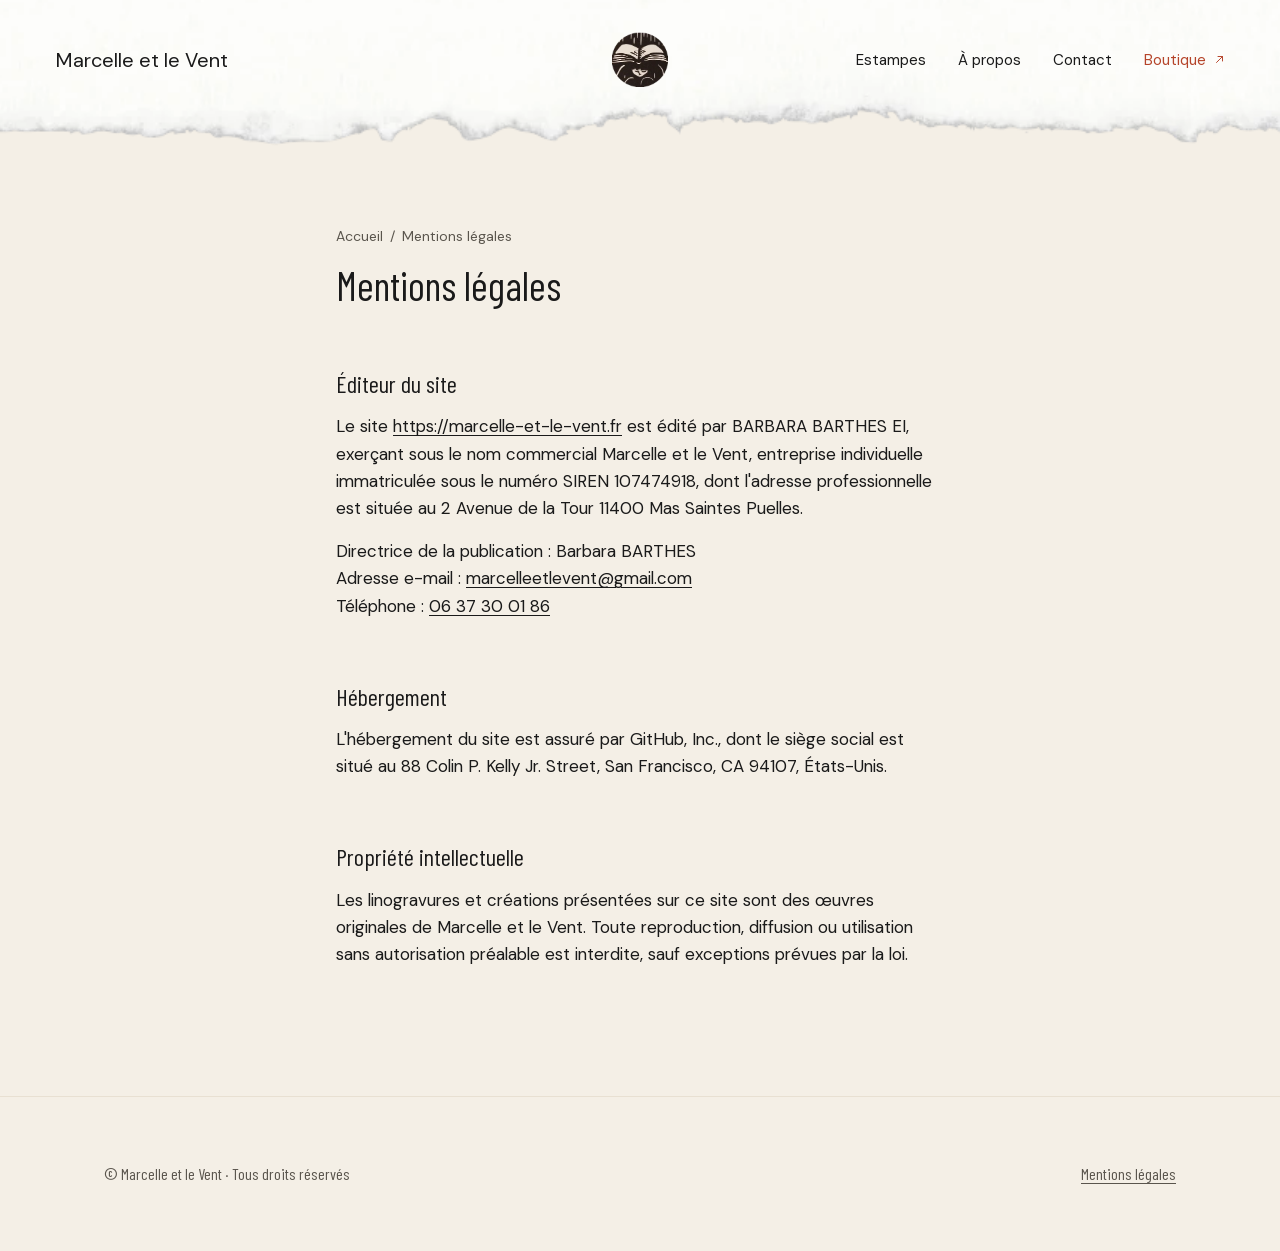
<file: mentions-legales.html>
<!doctype html>
<html lang="fr">
<head>
  <meta charset="utf-8">
  <meta name="viewport" content="width=device-width, initial-scale=1">
  <!-- Le site n'existe qu'en clair : demande aux navigateurs de ne pas l'assombrir -->
  <meta name="color-scheme" content="only light">
  <title>Mentions légales - Marcelle et le Vent</title>
  <meta name="description" content="Mentions légales du site Marcelle et le Vent.">
  <link rel="icon" href="favicon.ico" sizes="48x48">
  <link rel="icon" href="images/logo/icone-192.png" type="image/png" sizes="192x192">
  <link rel="apple-touch-icon" href="images/logo/apple-touch-icon.png">
  <link rel="stylesheet" href="css/style.css">
</head>
<body>
  <a class="skip-link" href="#contenu">Aller au contenu</a>

  <header class="site-header">
    <div class="container site-header__inner">
      <a class="site-header__brand" translate="no" href="index.html">Marcelle et le Vent</a>
      <a class="site-header__logo" href="index.html"><img src="images/logo/logo.webp" alt="Accueil" width="168" height="165"></a>
      <nav aria-label="Navigation principale">
        <ul class="site-nav">
          <li><a href="estampes.html">Estampes</a></li>
          <li><a href="index.html#a-propos">À propos</a></li>
          <li><a href="index.html#contact">Contact</a></li>
          <li><a class="site-nav__shop" href="#" data-shop>Boutique <span class="icon-external" aria-hidden="true"></span></a></li><!-- Etsy -->
        </ul>
      </nav>
    </div>
  </header>

  <main id="contenu" class="section section--page">
    <div class="container legal">
      <nav class="breadcrumb" aria-label="Fil d'Ariane">
        <ol>
          <li><a href="index.html">Accueil</a></li>
          <li aria-current="page">Mentions légales</li>
        </ol>
      </nav>
      <h1>Mentions légales</h1>

      <h2>Éditeur du site</h2>
      <p>Le site <a href="https://marcelle-et-le-vent.fr">https://marcelle-et-le-vent.fr</a> est édité par BARBARA BARTHES EI, exerçant sous le nom commercial <span translate="no">Marcelle et le Vent</span>, entreprise individuelle immatriculée sous le numéro SIREN 107474918, dont l'adresse professionnelle est située au 2 Avenue de la Tour 11400 Mas Saintes Puelles.</p>
      <p>
        Directrice de la publication&nbsp;: Barbara BARTHES<br>
        Adresse e-mail&nbsp;: <a href="mailto:marcelleetlevent@gmail.com">marcelleetlevent@gmail.com</a><br>
        Téléphone&nbsp;: <a href="tel:+33637300186">06 37 30 01 86</a>
      </p>

      <h2>Hébergement</h2>
      <p>L'hébergement du site est assuré par GitHub, Inc., dont le siège social est situé au 88 Colin P. Kelly Jr. Street, San Francisco, CA 94107, États-Unis.</p>

      <h2>Propriété intellectuelle</h2>
      <p>Les linogravures et créations présentées sur ce site sont des œuvres originales de <span translate="no">Marcelle et le Vent</span>. Toute reproduction, diffusion ou utilisation sans autorisation préalable est interdite, sauf exceptions prévues par la loi.</p>
    </div>
  </main>

  <footer class="site-footer">
    <div class="container site-footer__inner">
      <p>© <span translate="no">Marcelle et le Vent</span> · Tous droits réservés</p>
      <p><a href="mentions-legales.html" aria-current="page">Mentions légales</a></p>
    </div>
  </footer>
  <script src="js/shop.js" defer></script>
</body>
</html>
</file>
<file: css/style.css>
/* ==========================================================================
   Marcelle et le Vent — feuille de style
   0. Polices
   1. Variables (couleurs, typographie, espacements)
   2. Base
   3. Mise en page
   4. En-tête et pied de page
   5. Sections
   6. Composants
   7. Boutique Etsy à venir
   ========================================================================== */


/* 0. Polices
   Hébergées dans le site (dossier fonts/, licence OFL) : aucune connexion
   à un service externe.
   -------------------------------------------------------------------------- */
@font-face {
  font-family: "Barlow Condensed";
  font-style: normal;
  font-weight: 400;
  font-display: swap;
  src: url("../fonts/barlow-condensed-400.woff2") format("woff2");
}

/* Police variable : un seul fichier pour toutes les graisses */
@font-face {
  font-family: "DM Sans";
  font-style: normal;
  font-weight: 100 1000;
  font-display: swap;
  src: url("../fonts/dm-sans-variable.woff2") format("woff2");
}


/* 1. Variables
   -------------------------------------------------------------------------- */
:root {
  /* Couleurs — papier, encre, et deux couleurs d'impression */
  --color-paper: #f4efe6;
  --color-paper-dark: #e8e0d2;
  --color-ink: #1a1a1a;
  --color-ink-soft: #5a554d;
  --color-blue: #2a4fa8;  /* survol des liens, focus clavier */
  --color-red: #b5442a;   /* rouge ocre : boutons et liens vers Etsy */

  /* Typographie
     --font-text : texte courant, header (DM Sans)
     --font-sans : titres, légendes, boutons (Barlow Condensed) */
  --font-text: "DM Sans", system-ui, sans-serif;
  --font-sans: "Barlow Condensed", "Arial Narrow", sans-serif;

  --text-base: 1.0625rem;
  --text-small: 1rem;
  --text-h2: clamp(1.75rem, 1.4rem + 1.5vw, 2.5rem);
  --text-h1: clamp(3.75rem, 2rem + 6vw, 7.5rem);
  --line-height: 1.6;

  /* Espacements */
  --space-xs: 0.5rem;
  --space-s: 1rem;
  --space-m: 2rem;
  --space-l: 4rem;
  --space-xl: clamp(4rem, 3rem + 5vw, 8rem);

  /* Largeurs */
  --width-page: 72rem;
  --width-text: 38rem;
  --gutter: clamp(1rem, 0.5rem + 2.5vw, 2.5rem);

  /* Place disponible de chaque côté de la colonne de contenu (0 sur les
     écrans étroits) : sert à décaler le nom et le menu du header vers les bords. */
  --side-space: max(0px, (100vw - var(--width-page) - 2rem) / 2);
}


/* 2. Base
   -------------------------------------------------------------------------- */
*,
*::before,
*::after {
  box-sizing: border-box;
}

html {
  color-scheme: only light; /* pas d'assombrissement automatique en mode sombre */
  scroll-behavior: smooth;
}

body {
  margin: 0;
  background: var(--color-paper);
  color: var(--color-ink);
  font-family: var(--font-text);
  font-size: var(--text-base);
  line-height: var(--line-height);
  -webkit-font-smoothing: antialiased;
}

h1,
h2,
h3 {
  margin: 0 0 var(--space-m);
  font-family: var(--font-sans);
  font-weight: 400;
  line-height: 1.1;
}

h2 {
  font-size: var(--text-h2);
}

p {
  margin: 0 0 var(--space-s);
}

img {
  display: block;
  max-width: 100%;
  height: auto;
}

a {
  color: inherit;
  text-decoration-thickness: 1px;
  text-underline-offset: 0.2em;
}

a:hover {
  color: var(--color-blue);
}

:focus-visible {
  outline: 2px solid var(--color-blue);
  outline-offset: 3px;
}

@media (prefers-reduced-motion: reduce) {
  html {
    scroll-behavior: auto;
  }
}


/* Petite flèche « lien externe » (Boutique, Etsy, Vinted, Instagram).
   Dessinée en SVG plutôt que le caractère ↗, que l'iPhone affiche en emoji.
   Elle prend la couleur du texte. */
.icon-external {
  display: inline-block;
  width: 0.62em;
  height: 0.62em;
  margin-left: 0.3em;
  background-color: currentColor;
  -webkit-mask: url("data:image/svg+xml,%3Csvg xmlns='http://www.w3.org/2000/svg' viewBox='0 0 12 12' fill='none' stroke='black' stroke-width='1.3' stroke-linecap='round' stroke-linejoin='round'%3E%3Cpath d='M2 10 10 2M4 2h6v6'/%3E%3C/svg%3E") center / contain no-repeat;
  mask: url("data:image/svg+xml,%3Csvg xmlns='http://www.w3.org/2000/svg' viewBox='0 0 12 12' fill='none' stroke='black' stroke-width='1.3' stroke-linecap='round' stroke-linejoin='round'%3E%3Cpath d='M2 10 10 2M4 2h6v6'/%3E%3C/svg%3E") center / contain no-repeat;
}


/* 3. Mise en page
   -------------------------------------------------------------------------- */
.container {
  width: 100%;
  max-width: var(--width-page);
  margin-inline: auto;
  padding-inline: var(--gutter);
}

.section {
  padding-block: var(--space-xl);
}

/* Pages secondaires (Estampes, Mentions légales) : contenu plus proche du header */
.section--page {
  padding-top: clamp(2rem, 1.5rem + 2vw, 3.25rem);
}

/* Fil d'Ariane des pages secondaires : « Accueil / Estampes » */
.breadcrumb ol {
  display: flex;
  flex-wrap: wrap;
  margin: 0 0 var(--space-s);
  padding: 0;
  list-style: none;
  font-size: 0.875rem;
  color: var(--color-ink-soft);
}

.breadcrumb li + li::before {
  content: "/";
  margin: 0 0.5em;
}

.breadcrumb a {
  text-decoration: none;
}

.breadcrumb a:hover {
  text-decoration: underline;
}


/* 4. En-tête et pied de page
   -------------------------------------------------------------------------- */
.skip-link {
  position: absolute;
  top: -100%;
  left: var(--space-s);
  padding: var(--space-xs) var(--space-s);
  background: var(--color-ink);
  color: var(--color-paper);
}

.skip-link:focus {
  top: var(--space-s);
}

/* Fond : scan de papier coton, bord frangé en bas.
   L'image (1718 × 335 px) est affichée agrandie 1,5 fois et alignée en bas,
   pour que le bord frangé forme toujours la limite du header. */
.site-header {
  padding-bottom: 3.5rem; /* espace entre le contenu et le bord frangé */
  background: url("../images/display/papier-bord.webp") center bottom / 2577px auto repeat-x;
}

/* Nom à gauche, logo au centre, menu à droite */
.site-header__inner {
  display: grid;
  grid-template-columns: 1fr auto 1fr;
  align-items: center;
  gap: var(--space-m);
  padding-block: var(--space-m);
}

/* Nom et menu décalés vers les bords de l'écran, au-delà de la colonne de
   contenu : jusqu'à 8rem sur grand écran, moins (voire rien) s'il manque de place. */
.site-header__brand {
  justify-self: start;
  margin-left: calc(-1 * min(var(--side-space), 8rem));
  font-size: 1.25rem;
  text-decoration: none;
}

/* Logo : lien vers l'accueil, sur toutes les pages */
.site-header__logo {
  display: block;
  width: 3.5rem;
}

.site-header__logo img {
  width: 100%;
}

.site-header nav {
  justify-self: end;
  margin-right: calc(-1 * min(var(--side-space), 10rem));
}

.site-nav {
  display: flex;
  flex-wrap: wrap;
  gap: var(--space-xs) var(--space-m);
  margin: 0;
  padding: 0;
  list-style: none;
  font-size: 0.9375rem;
}

.site-nav a {
  text-decoration: none;
}

/* Page en cours (ex. « Estampes » sur la page Estampes) : soulignée */
.site-nav a[aria-current="page"] {
  text-decoration: underline;
  text-decoration-thickness: 1px;
  text-underline-offset: 0.35em;
}

.site-nav__shop {
  color: var(--color-red);
}

/* Sur petit écran : logo puis menu, centrés. Le nom est masqué car le grand
   titre « Marcelle et le Vent » apparaît juste en dessous. */
@media (max-width: 48rem) {
  .site-header__inner {
    grid-template-columns: minmax(0, 1fr);
    justify-items: center;
    gap: var(--space-s);
  }

  .site-header__brand {
    display: none;
  }

  .site-header__logo {
    order: -1;
  }

  .site-header nav {
    justify-self: center;
  }

  .site-nav {
    justify-content: center;
    column-gap: 1.25rem;
  }
}

.site-footer {
  padding-block: var(--space-l);
  border-top: 1px solid var(--color-paper-dark);
  font-family: var(--font-sans);
  font-size: var(--text-small);
  color: var(--color-ink-soft);
}

/* Copyright à gauche, lien « Mentions légales » à droite */
.site-footer__inner {
  display: flex;
  flex-wrap: wrap;
  justify-content: space-between;
  gap: var(--space-xs) var(--space-m);
}

.site-footer p {
  margin: 0;
}


/* 5. Sections
   -------------------------------------------------------------------------- */

/* Accueil : texte à gauche, gravure à droite (empilés sur mobile).
   Peu d'espace en haut, et une gravure limitée en hauteur, pour que
   tout l'accueil tienne dans le premier écran. */
.hero {
  padding-block: var(--space-m) var(--space-l);
}

.hero__inner {
  display: grid;
  grid-template-columns: 1fr 1fr;
  align-items: center;
  gap: var(--space-l);
}

/* Titre sur deux lignes : « Marcelle » / « et le Vent » */
.hero__title {
  font-size: var(--text-h1);
  line-height: 0.95;
}

.hero__title-line {
  display: block;
}

.hero__lead {
  max-width: var(--width-text);
  margin-bottom: var(--space-m);
  font-size: 1.25rem;
  color: var(--color-ink-soft);
}

.hero__image {
  justify-self: center;
  width: auto;
  /* hauteur de l'écran moins header et marges, sans descendre sous 24rem */
  max-height: max(24rem, calc(100vh - 14rem));
  max-height: max(24rem, calc(100svh - 14rem));
}

@media (max-width: 48rem) {
  .hero__inner {
    grid-template-columns: minmax(0, 1fr);
  }
}

/* À propos : photo à gauche, texte à droite (photo au-dessus sur mobile) */
.about {
  display: grid;
  grid-template-columns: 1fr 1.3fr;
  align-items: start;
  gap: var(--space-l);
}

.about__photo {
  width: 100%;
  aspect-ratio: 4 / 5;
  object-fit: cover;
}

.about__text {
  max-width: var(--width-text);
  padding-left: var(--space-l); /* éloigne le texte de la photo */
}

.about__text strong {
  font-weight: 600;
}

@media (max-width: 48rem) {
  .about {
    grid-template-columns: minmax(0, 1fr);
    gap: var(--space-m);
  }

  .about__text {
    padding-left: 0;
  }
}

/* Page Estampes : liens vers les collections, puis une grille par collection */
.page-title {
  font-size: clamp(2.75rem, 2rem + 3.25vw, 5rem);
  line-height: 1;
}

.collections-nav ul {
  display: flex;
  flex-wrap: wrap;
  gap: var(--space-xs) var(--space-m);
  margin: 0 0 var(--space-l);
  padding: 0;
  list-style: none;
}

.collections-nav a {
  color: var(--color-ink-soft);
  text-decoration: none;
}

.collections-nav a:hover {
  color: var(--color-blue);
}

.collection {
  padding-top: var(--space-l);
  border-top: 1px solid var(--color-paper-dark);
  scroll-margin-top: var(--space-m); /* le titre ne colle pas au bord après un clic */
}

.collection + .collection {
  margin-top: var(--space-xl);
}

.collection h2 {
  margin-bottom: var(--space-s);
}

/* Texte de présentation : sur toute la largeur de la grille d'estampes */
.collection__intro {
  margin-bottom: var(--space-l);
  color: var(--color-ink-soft);
}

.collection__intro p {
  margin-bottom: 0.4rem; /* paragraphes plus rapprochés que dans le reste du site */
}

.collection__intro p:last-child {
  margin-bottom: 0;
}

.print-grid {
  display: grid;
  grid-template-columns: repeat(auto-fill, minmax(min(100%, 16rem), 1fr));
  gap: var(--space-l) var(--space-m);
  margin: 0;
  padding: 0;
  list-style: none;
}

/* Cartes d'estampes (page Estampes et carrousel de l'accueil) */
.print-card img {
  width: 100%;
  margin-bottom: var(--space-s);
}

/* Page Estampes : l'image s'ouvre en grand dans la visionneuse */
.print-card__zoom {
  display: block;
  cursor: zoom-in;
}

.print-card__zoom img {
  transition: opacity 0.2s;
}

.print-card__zoom:hover img {
  opacity: 0.88;
}

/* Collection en surtitre, au-dessus du titre (carrousel de l'accueil) */
.print-card__collection {
  margin: 0 0 0.125rem;
  font-size: 0.6875rem;
  font-weight: 600;
  letter-spacing: 0.14em;
  text-transform: uppercase;
}

.print-card__title {
  margin: 0;
  font-size: 1.5rem;
}

.print-card__meta {
  margin: 0;
  font-size: 0.9375rem;
  color: var(--color-ink-soft);
}

/* Mention facultative, ex. « Tirage numéroté » : en gras, juste sous l'encre et le papier */
.print-card__note {
  margin: 0.125rem 0 0;
  font-size: 0.75rem;
  font-weight: 600;
  letter-spacing: 0.06em;
  text-transform: uppercase;
}

/* Sur mobile : deux estampes par ligne */
@media (max-width: 34rem) {
  .print-grid {
    grid-template-columns: repeat(2, minmax(0, 1fr));
    gap: var(--space-m) var(--space-s);
  }

  .print-card__title {
    font-size: 1.25rem;
  }

  .print-card__meta {
    font-size: 0.8125rem;
  }
}

/* Sur mobile : encre et papier sur deux lignes, sans le point séparateur
   (page Estampes et carrousel de l'accueil) */
@media (max-width: 34rem) {
  .print-card__meta span {
    display: block;
  }

  .print-card__meta .print-card__sep {
    display: none;
  }
}

.shop-cta {
  margin-top: var(--space-xl);
  padding-top: var(--space-l);
  border-top: 1px solid var(--color-paper-dark);
  text-align: center;
}

/* Page Mentions légales : une colonne de texte */
.legal {
  max-width: calc(var(--width-text) + 2 * var(--gutter));
}

.legal h1 {
  font-size: var(--text-h2);
}

.legal h2 {
  margin: var(--space-l) 0 var(--space-s);
  font-size: 1.5rem;
}

/* Contact : phrase d'introduction, puis une colonne par lien (empilées sur mobile) */
.contact__intro {
  max-width: var(--width-text);
  margin-bottom: var(--space-l);
  color: var(--color-ink-soft);
}


/* 6. Composants
   -------------------------------------------------------------------------- */

/* Titre de section avec, à droite, les flèches du carrousel */
.section-head {
  display: flex;
  align-items: baseline;
  justify-content: space-between;
  gap: var(--space-m);
  margin-bottom: var(--space-m);
}

.section-head h2 {
  margin: 0;
}

/* Carrousel : une rangée qui défile horizontalement, cartes « aimantées ».
   3 cartes visibles sur ordinateur, 2 sur tablette, 1 et un bout sur mobile. */
.carousel {
  --visible: 3;
  display: grid;
  grid-auto-flow: column;
  grid-auto-columns: calc((100% - (var(--visible) - 1) * var(--space-m)) / var(--visible));
  gap: var(--space-m);
  margin: 0;
  padding: 0 0 var(--space-s);
  list-style: none;
  overflow-x: auto;
  scroll-snap-type: x mandatory;
  overscroll-behavior-x: contain;
}

.carousel > li {
  scroll-snap-align: start;
}

/* Avec les flèches (script chargé), la barre de défilement est masquée */
.carousel--enhanced {
  scrollbar-width: none;
}

.carousel--enhanced::-webkit-scrollbar {
  display: none;
}

@media (max-width: 60rem) {
  .carousel {
    --visible: 2;
  }
}

@media (max-width: 34rem) {
  .carousel {
    grid-auto-columns: 78%;
    gap: var(--space-s);
  }
}

/* Carrousel d'une seule photo à la fois (À propos), sur toutes les largeurs */
.carousel.carousel--single {
  grid-auto-columns: 100%;
  gap: var(--space-s);
  padding-bottom: 0;
}

.carousel__controls {
  display: flex;
  align-items: center;
  gap: var(--space-xs);
}

/* À propos : flèches et compteur sous la photo, alignés à droite */
.about__controls {
  justify-content: flex-end;
  margin-top: var(--space-s);
}

/* Carte à plusieurs photos (Marque-pages) : photos au format 4:5, flèches
   plus petites et compteur sous la photo, au-dessus du titre */
.print-card__carousel img {
  aspect-ratio: 4 / 5;
  object-fit: cover;
  margin-bottom: 0;
}

.print-card__controls {
  margin: var(--space-xs) 0 var(--space-s);
}

.print-card__controls .carousel__button {
  width: 2.25rem;
  height: 2.25rem;
  font-size: 1rem;
}

.carousel__count {
  min-width: 3.5em;
  font-size: 0.875rem;
  text-align: center;
  color: var(--color-ink-soft);
}

.carousel__controls[hidden] {
  display: none;
}

.carousel__button {
  width: 2.75rem;
  height: 2.75rem;
  border: 1px solid var(--color-ink);
  border-radius: 50%;
  background: transparent;
  color: var(--color-ink);
  font: inherit;
  font-size: 1.125rem;
  line-height: 1;
  cursor: pointer;
}

.carousel__button:hover:not(:disabled) {
  background: var(--color-ink);
  color: var(--color-paper);
}

.carousel__button:disabled {
  opacity: 0.25;
  cursor: default;
}

/* Visionneuse (page Estampes) : estampe en grand, plein écran, sur un voile
   couleur papier qui laisse deviner la page floutée derrière */
.lightbox {
  width: 100%;
  max-width: none;
  height: 100%;
  max-height: none;
  margin: 0;
  padding: 0;
  border: 0;
  background: transparent;
  color: var(--color-ink);
}

.lightbox[open] {
  display: grid;
  grid-template-columns: 4rem minmax(0, 1fr) 4rem;
  grid-template-rows: minmax(0, 1fr); /* l'image est contenue dans la hauteur de l'écran */
  align-items: center;
}

.lightbox:focus {
  outline: none;
}

.lightbox::backdrop {
  background: rgb(244 239 230 / 0.6); /* --color-paper, transparent : on reconnaît la page */
  -webkit-backdrop-filter: blur(8px);
  backdrop-filter: blur(8px);
}

/* La page derrière ne défile pas pendant que la visionneuse est ouverte */
html:has(.lightbox[open]) {
  overflow: hidden;
}

.lightbox__figure {
  display: flex;
  flex-direction: column;
  align-items: center;
  justify-content: center;
  height: 100%;
  margin: 0;
  padding: var(--space-m) 0;
}

.lightbox__image {
  width: auto;
  max-width: 100%;
  max-height: calc(100% - 8.5rem); /* place pour la légende */
  object-fit: contain;
  box-shadow: 0 0.25rem 1.5rem rgb(26 26 26 / 0.12); /* détache l'estampe du fond flouté */
}

/* Légende : collection en surtitre, titre, puis les détails en gris */
.lightbox__caption {
  margin-top: var(--space-m);
  text-align: center;
}

.lightbox__collection {
  margin: 0 0 0.125rem;
  font-size: 0.75rem;
  font-weight: 600;
  letter-spacing: 0.14em;
  text-transform: uppercase;
}

.lightbox__title {
  margin: 0 0 0.25rem;
  font-family: var(--font-sans);
  font-size: 1.75rem;
  line-height: 1.1;
}

.lightbox__meta {
  margin: 0;
  font-size: 0.9375rem;
  color: var(--color-ink-soft);
}

.lightbox__note {
  margin: 0.125rem 0 0;
  font-size: 0.75rem;
  font-weight: 600;
  letter-spacing: 0.06em;
  text-transform: uppercase;
}

/* Lien « Voir la collection » (visionneuse ouverte depuis le carrousel) */
.lightbox__more {
  display: inline-block;
  margin-top: var(--space-s);
  font-size: 0.9375rem;
  text-decoration: underline;
  text-underline-offset: 0.25em;
}

.lightbox__more[hidden] {
  display: none;
}

.lightbox__close,
.lightbox__nav {
  width: 2.75rem;
  height: 2.75rem;
  border: 1px solid var(--color-ink);
  border-radius: 50%;
  background: var(--color-paper);
  color: var(--color-ink);
  font: inherit;
  font-size: 1.125rem;
  line-height: 1;
  cursor: pointer;
  justify-self: center;
}

.lightbox__close {
  position: absolute;
  top: var(--space-s);
  right: var(--space-s);
  font-size: 1.5rem;
}

.lightbox__close:hover,
.lightbox__nav:hover {
  background: var(--color-ink);
  color: var(--color-paper);
}

/* Sur mobile : image sur toute la largeur, flèches en bas de l'écran */
@media (max-width: 34rem) {
  .lightbox[open] {
    grid-template-columns: 1fr 1fr;
    grid-template-rows: minmax(0, 1fr) auto;
  }

  .lightbox__figure {
    grid-column: 1 / -1;
    grid-row: 1;
    padding: var(--space-l) var(--space-s) 0;
  }

  .lightbox__nav {
    grid-row: 2;
    margin-bottom: var(--space-m);
  }

  .lightbox__nav--prev {
    grid-column: 1;
  }

  .lightbox__nav--next {
    grid-column: 2;
  }
}

.gallery__more {
  margin-top: var(--space-l);
  text-align: center;
}

/* Bouton (vers Etsy) */
.button {
  display: inline-block;
  padding: 0.75em 1.5em;
  border: 1px solid var(--color-red);
  color: var(--color-red);
  font-family: var(--font-sans);
  font-size: 1.125rem;
  letter-spacing: 0.05em;
  text-decoration: none;
}

.button:hover {
  background: var(--color-red);
  color: var(--color-paper);
}

/* Liste de contacts */
.contact-list {
  display: grid;
  grid-template-columns: repeat(auto-fit, minmax(min(100%, 14rem), 1fr));
  gap: var(--space-m);
  margin: 0;
  padding: 0;
  list-style: none;
}

.contact-list li {
  padding-top: var(--space-s);
  border-top: 1px solid var(--color-ink);
}

.contact-list__label {
  display: block;
  margin-bottom: var(--space-xs);
  font-family: var(--font-sans);
  font-size: var(--text-small);
  color: var(--color-ink-soft);
}

.contact-list a {
  font-family: var(--font-sans);
  font-size: 1.5rem;
  text-decoration: none;
  overflow-wrap: anywhere; /* l'adresse e-mail ne déborde pas sur mobile */
}

.contact-list .contact-list__shop {
  border-color: var(--color-red);
}

.contact-list .contact-list__shop a {
  color: var(--color-red);
}


/* 7. Boutique Etsy à venir
   Fenêtre ouverte par les liens « Boutique » tant que la boutique n'est pas
   en ligne (js/shop.js). Même fond flouté que la visionneuse.
   -------------------------------------------------------------------------- */
.shop-dialog {
  width: min(26rem, calc(100% - 2 * var(--space-s)));
  padding: var(--space-l) var(--space-m) var(--space-m);
  border: 1px solid var(--color-paper-dark);
  background: var(--color-paper);
  color: var(--color-ink);
  text-align: center;
  box-shadow: 0 0.5rem 2rem rgb(26 26 26 / 0.12);
}

.shop-dialog::backdrop {
  background: rgb(244 239 230 / 0.6);
  -webkit-backdrop-filter: blur(8px);
  backdrop-filter: blur(8px);
}

.shop-dialog__title {
  margin-bottom: var(--space-xs);
  font-family: var(--font-sans);
  font-size: 1.75rem;
  line-height: 1.1;
}

.shop-dialog .button {
  margin-top: var(--space-s);
}

.shop-dialog__contact {
  margin: var(--space-m) 0 0;
  font-size: 0.875rem;
  color: var(--color-ink-soft);
}

.shop-dialog__close {
  position: absolute;
  top: var(--space-xs);
  right: var(--space-xs);
  width: 2.25rem;
  height: 2.25rem;
  border: 0;
  background: transparent;
  color: var(--color-ink);
  font: inherit;
  font-size: 1.5rem;
  line-height: 1;
  cursor: pointer;
}

/* Section Contact : boutique pas encore ouverte */
.contact-list__soon {
  font-family: var(--font-sans);
  font-size: 1.5rem;
  color: var(--color-ink-soft);
}

.shop-dialog:focus {
  outline: none;
}
</file>
